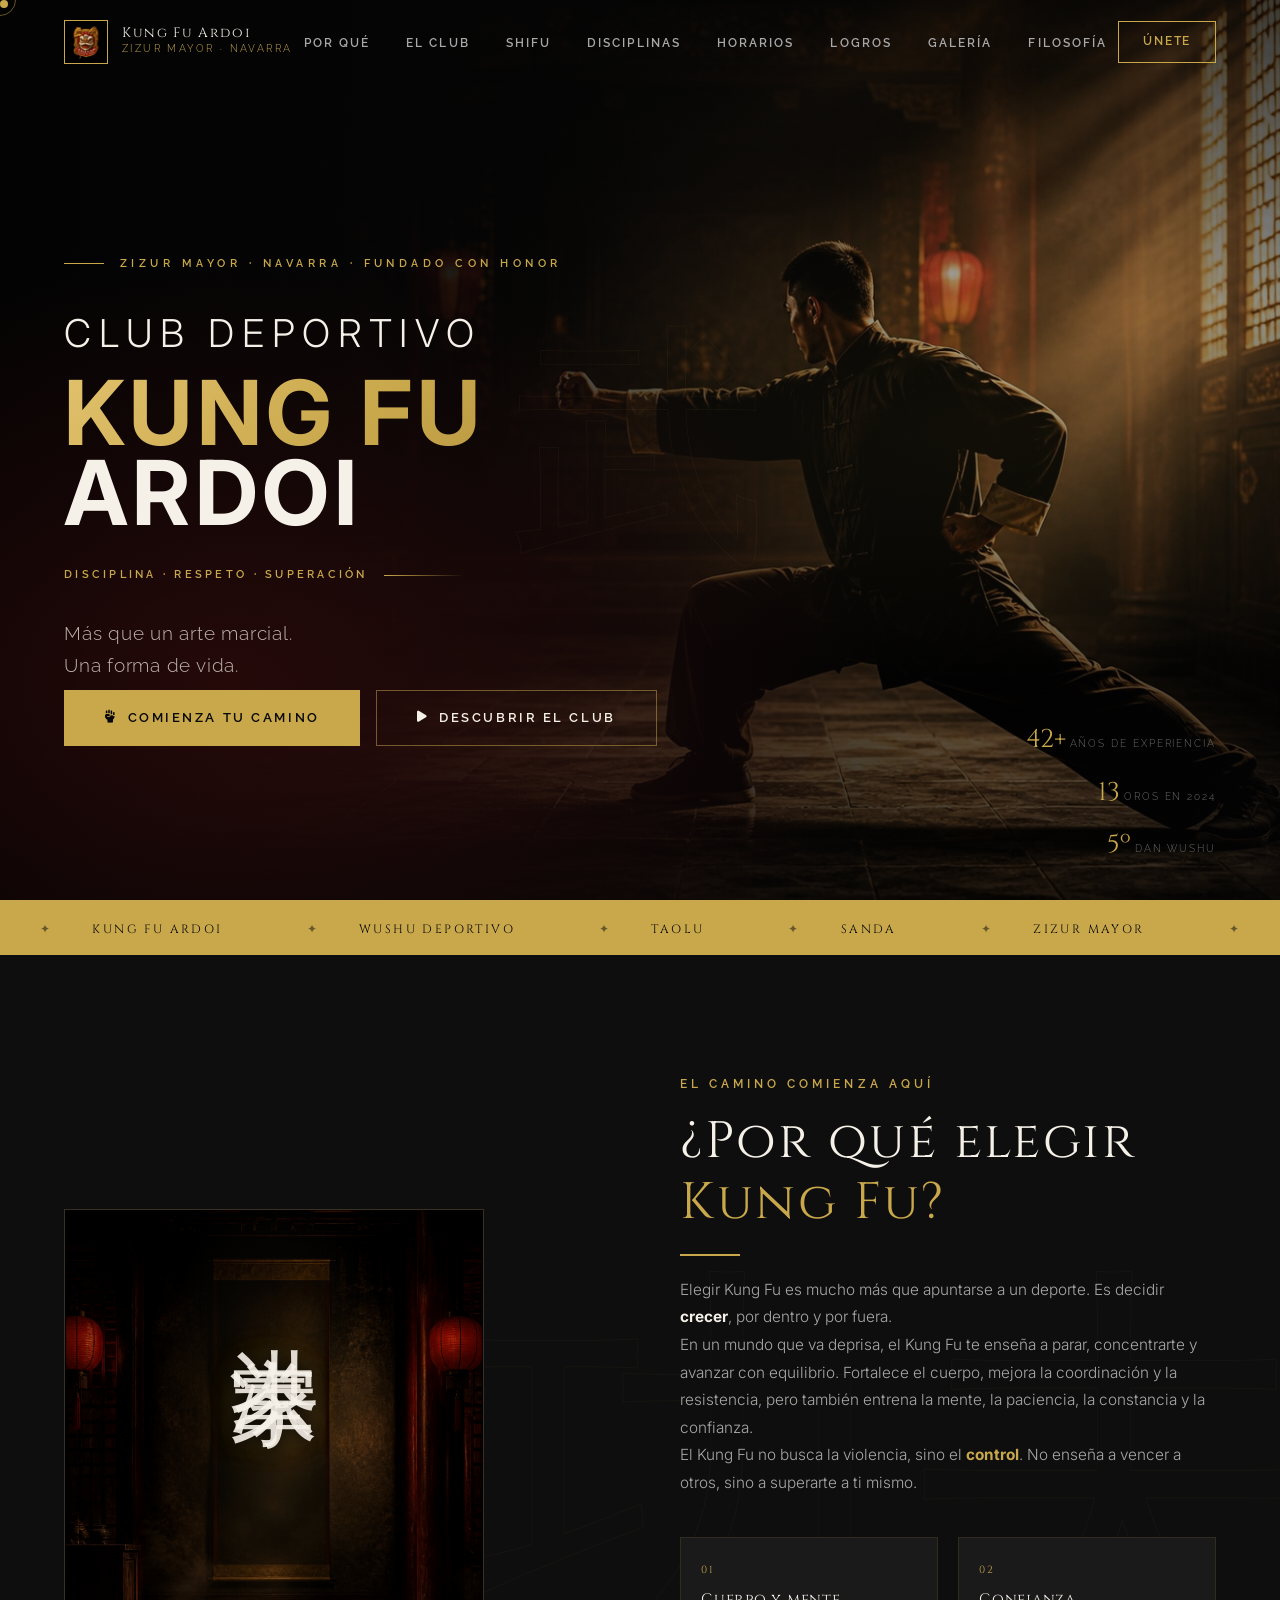
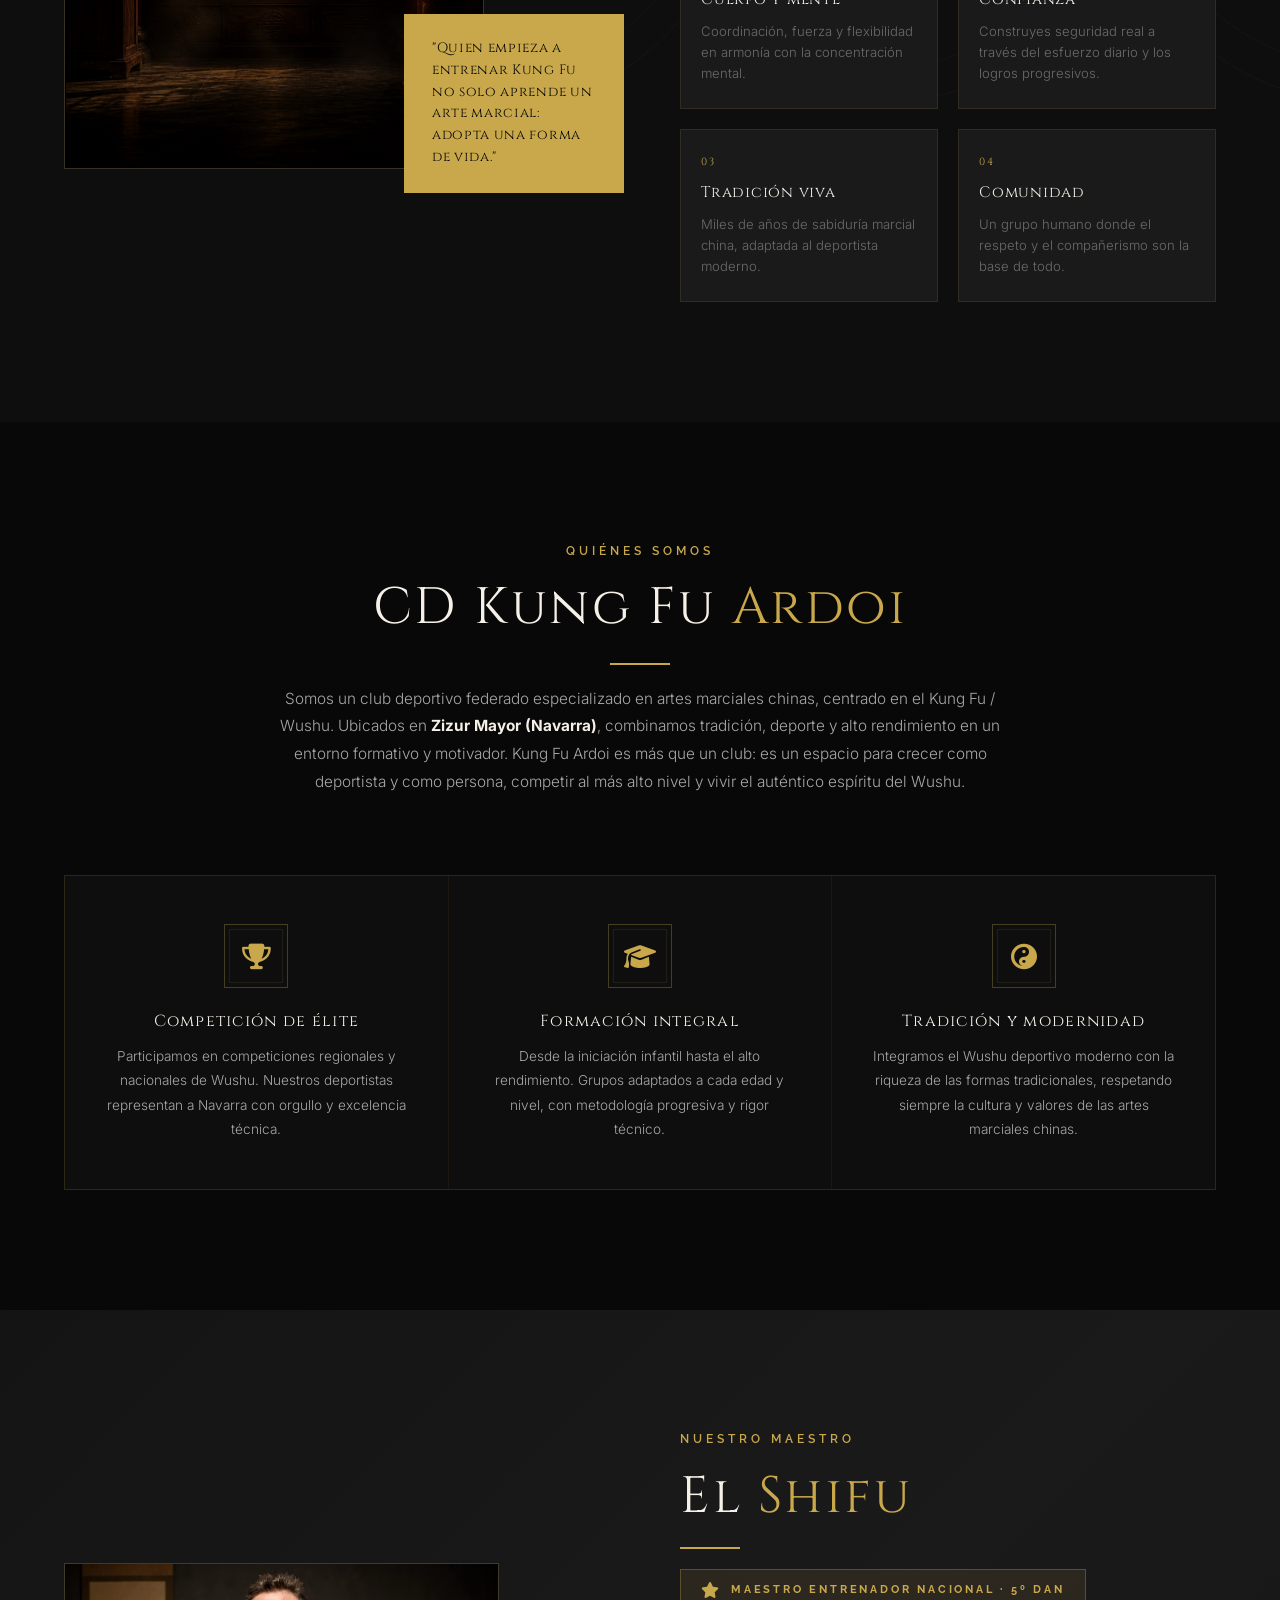
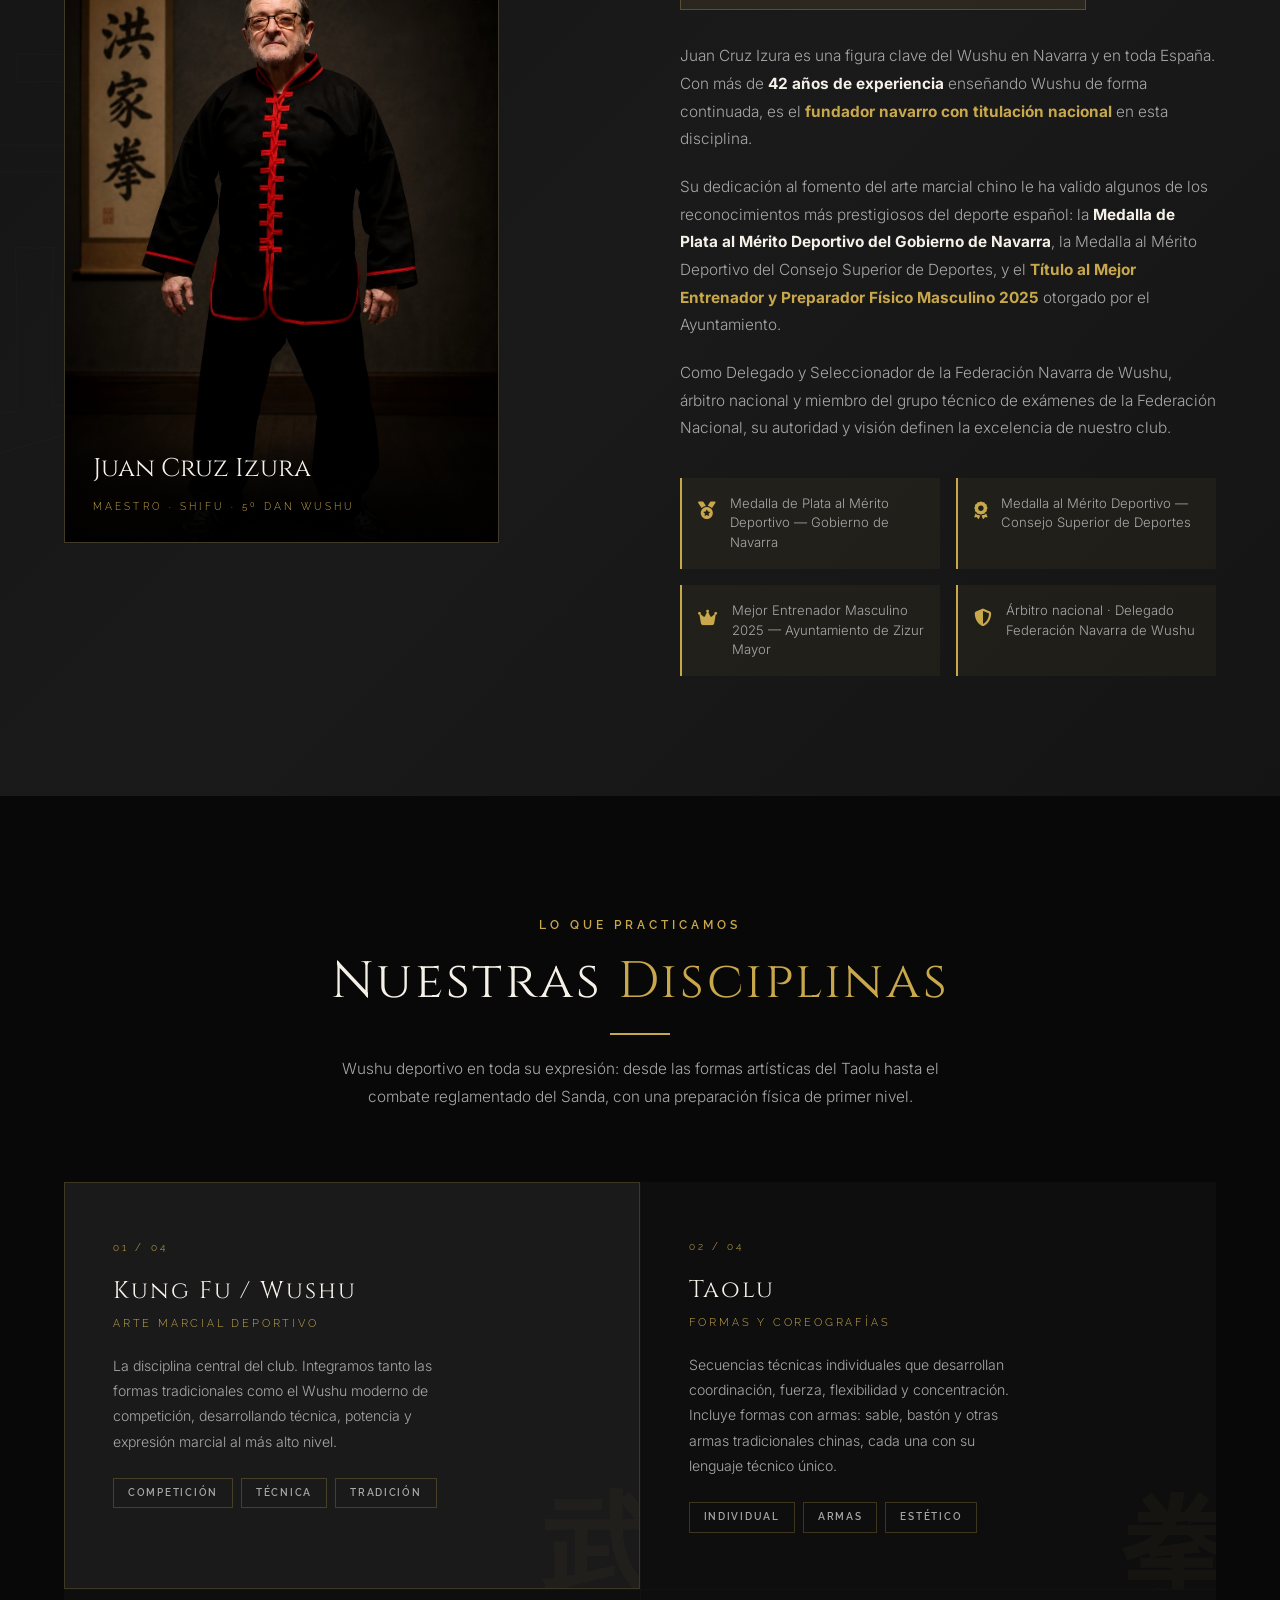
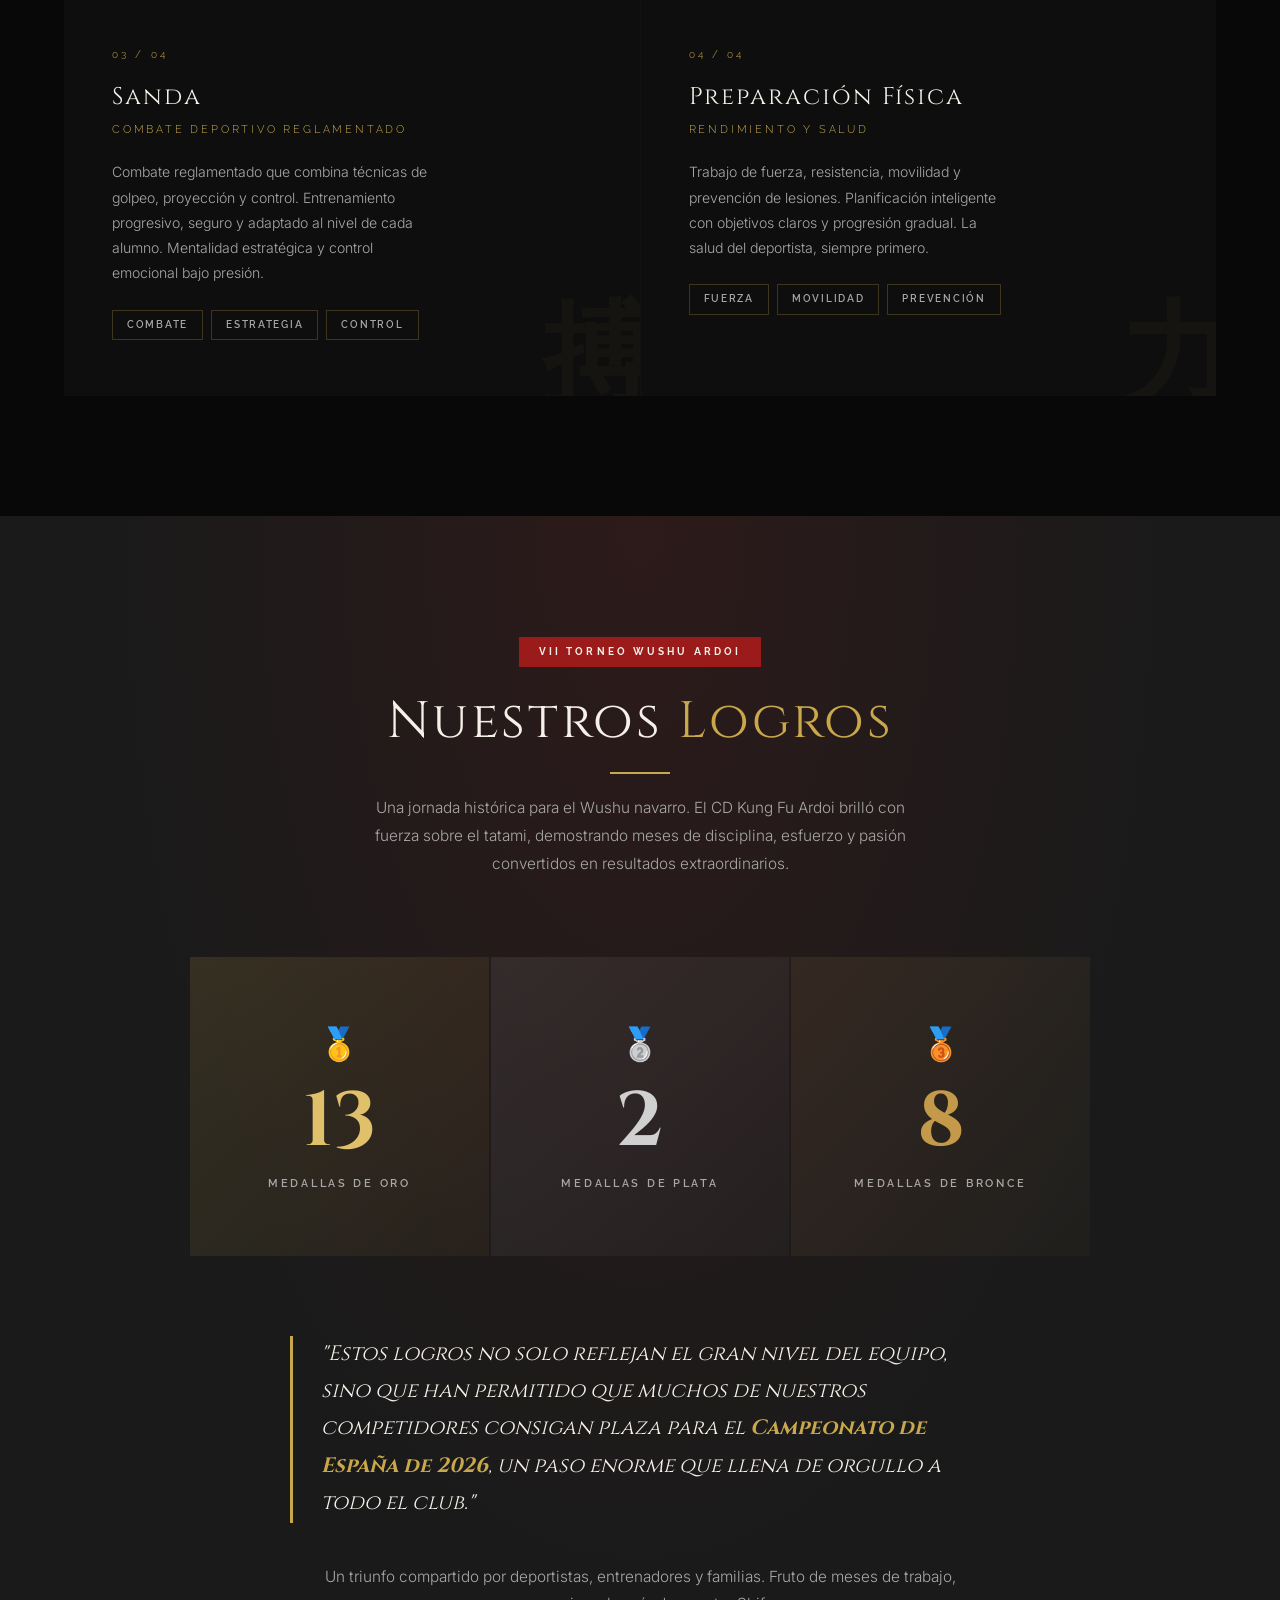
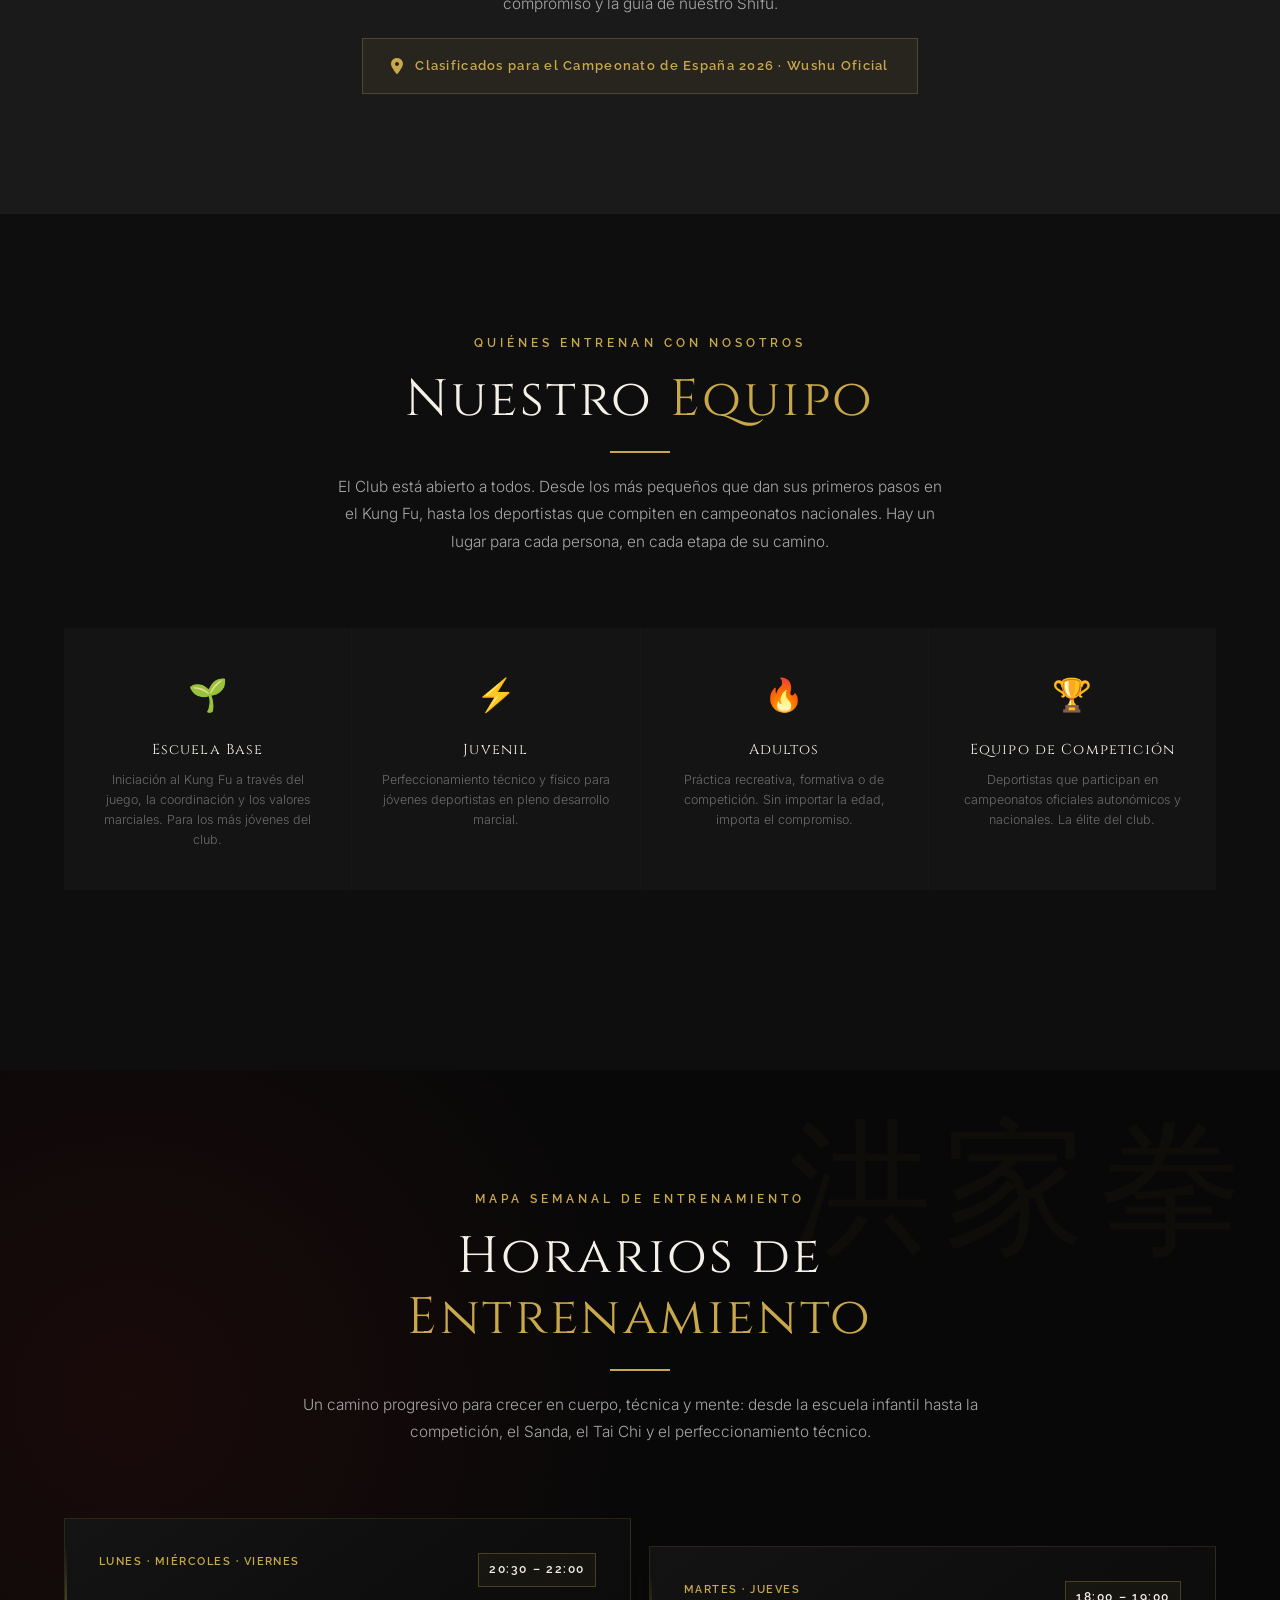
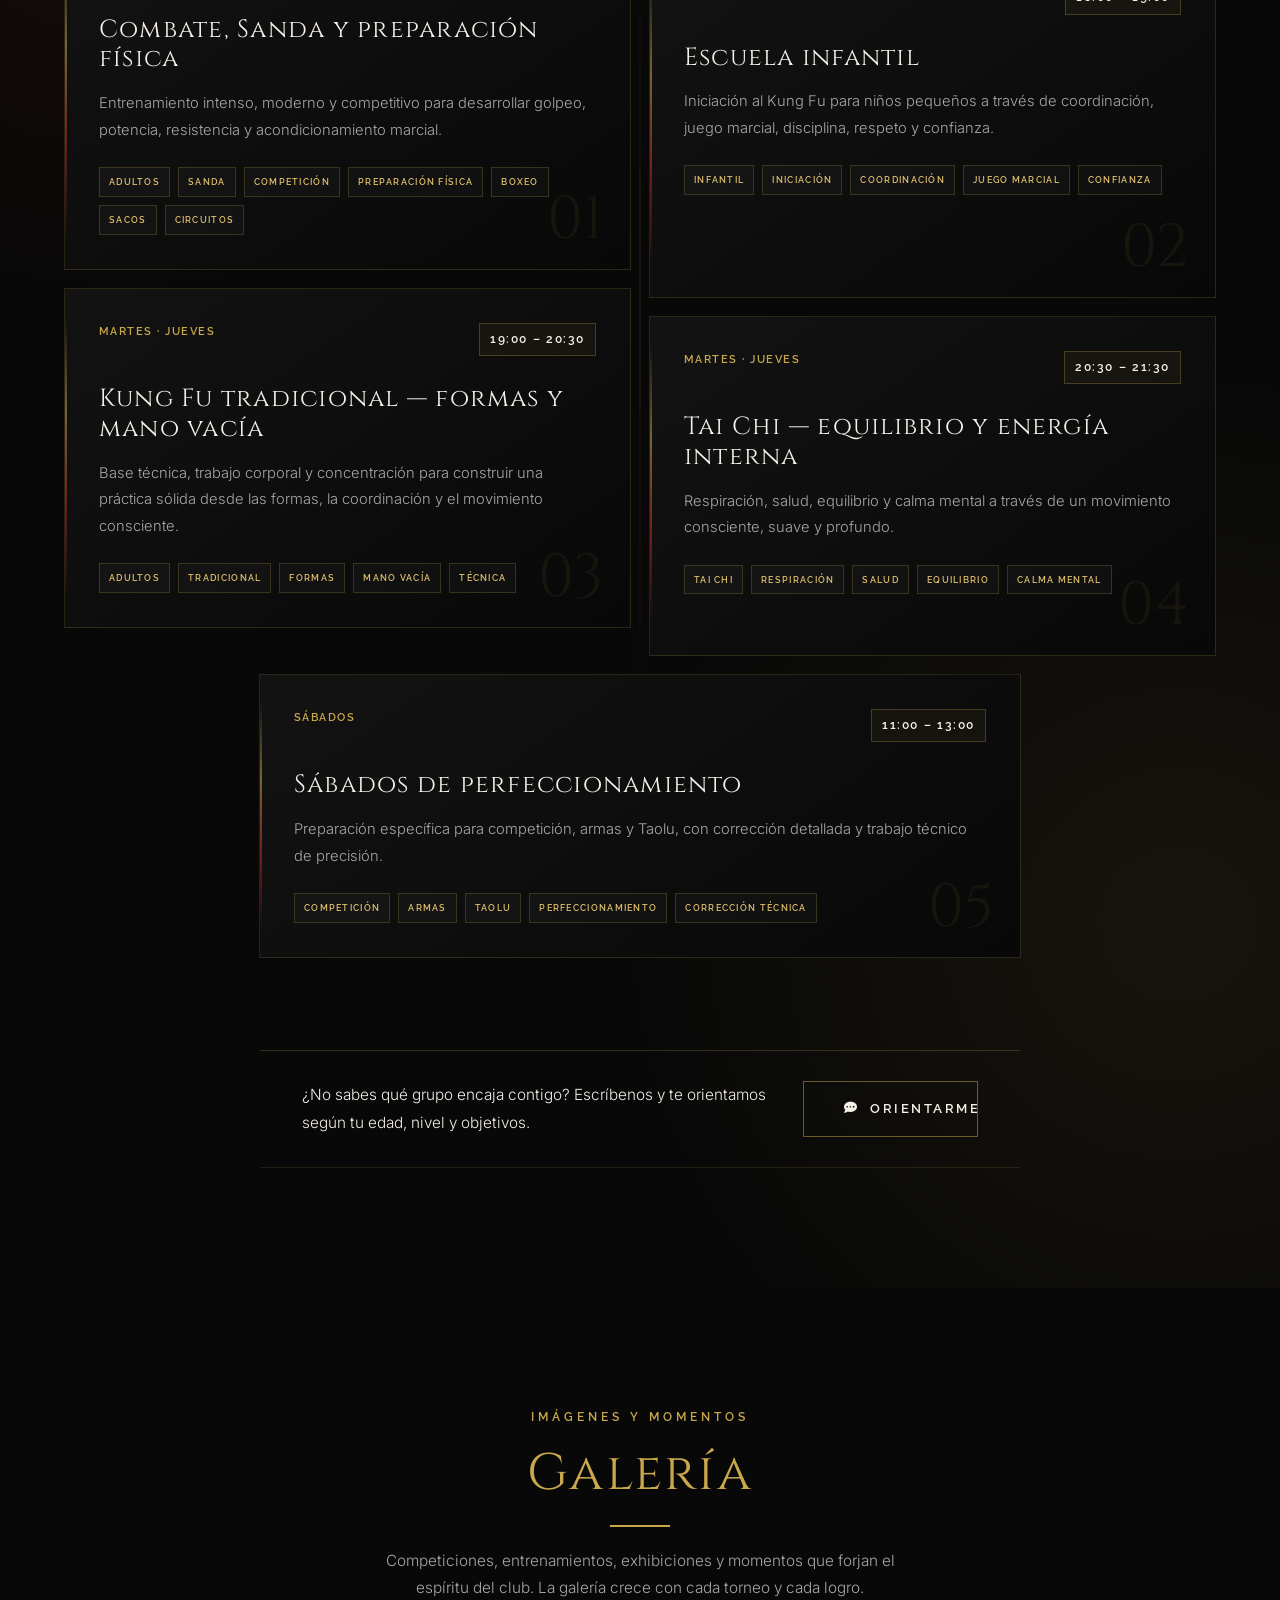
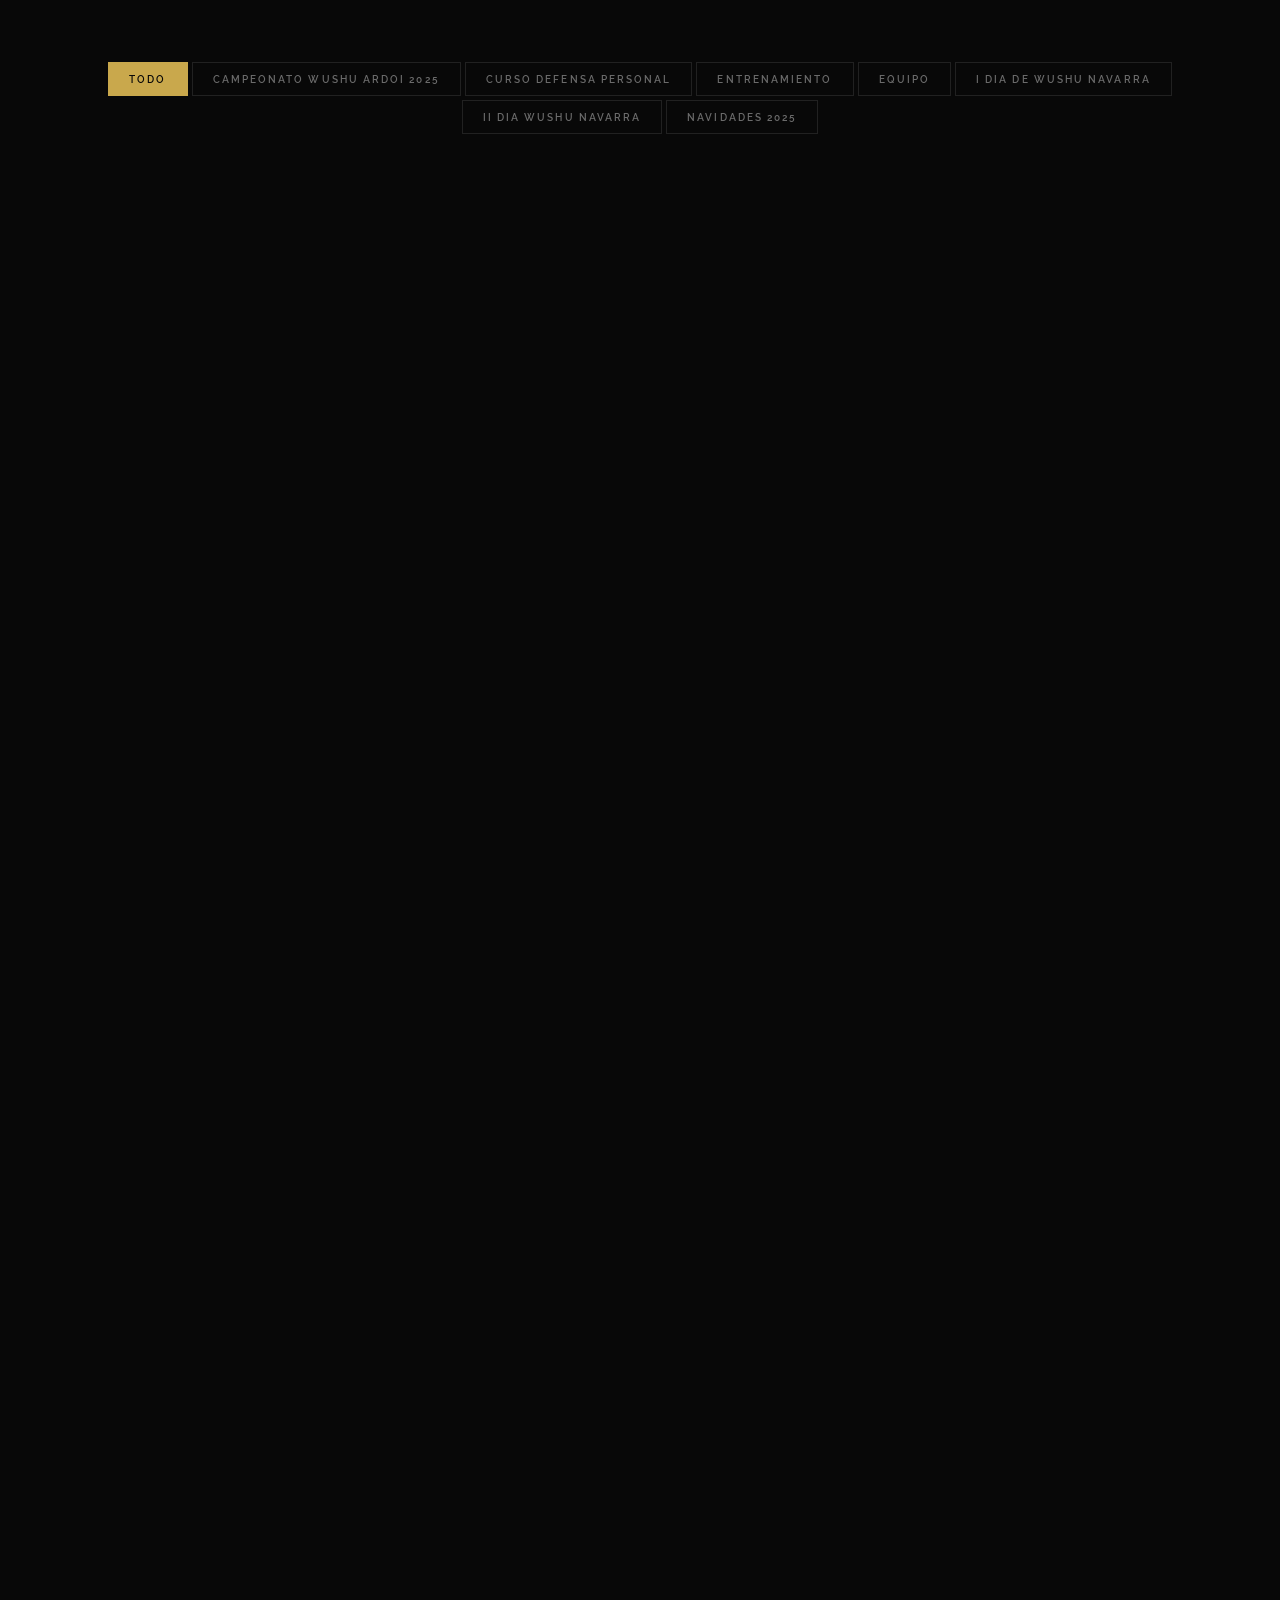
<file: index.html>
<!DOCTYPE html>
<html lang="es">
<head>
  <meta charset="UTF-8" />
  <meta name="viewport" content="width=device-width, initial-scale=1.0" />

  <!-- SEO -->
  <title>Club Deportivo Kung Fu Ardoi — Zizur Mayor, Navarra</title>
  <meta name="description" content="Club Deportivo Kung Fu Ardoi. Wushu deportivo, Taolu y Sanda en Zizur Mayor, Navarra. Más que un arte marcial: una forma de vida. Disciplina, respeto y superación." />
  <meta name="keywords" content="Kung Fu, Wushu, Ardoi, Zizur Mayor, Navarra, Taolu, Sanda, artes marciales, club deportivo, Juan Cruz Izura" />
  <meta name="robots" content="index, follow" />
  <meta name="author" content="CD Kung Fu Ardoi" />

  <!-- Open Graph -->
  <meta property="og:type"        content="website" />
  <meta property="og:title"       content="Club Deportivo Kung Fu Ardoi — Disciplina. Respeto. Superación." />
  <meta property="og:description" content="El club de Wushu y Kung Fu de referencia en Navarra. Tradición, competición y excelencia marcial en Zizur Mayor." />
  <meta property="og:url"         content="https://www.kungfuardoi.com" />
  <meta property="og:site_name"   content="CD Kung Fu Ardoi" />
  <meta property="og:image"       content="https://www.kungfuardoi.com/assets/images/logo.jpeg" />

  <!-- Fuentes premium -->
  <link rel="preconnect" href="https://fonts.googleapis.com" />
  <link rel="preconnect" href="https://fonts.gstatic.com" crossorigin />
  <link href="https://fonts.googleapis.com/css2?family=Cinzel:wght@400;600;700&family=Inter:wght@200;300;400;500&family=Raleway:wght@300;400;500;600;700&display=swap" rel="stylesheet" />

  <!-- Iconos -->
  <link rel="stylesheet" href="https://cdnjs.cloudflare.com/ajax/libs/font-awesome/6.5.0/css/all.min.css" />

  <!-- Estilos -->
  <link rel="preload" as="image" href="assets/images/hero-hung-gar-bg.jpg" />
  <link rel="stylesheet" href="css/styles.css?v=hero-cover" />

  <!-- Netlify Identity (para CMS admin flotante) -->
  <script src="https://identity.netlify.com/v1/netlify-identity-widget.js" defer></script>

  <!-- Iconos del club -->
  <link rel="icon" href="assets/icons/favicon.ico" sizes="any" />
  <link rel="icon" type="image/png" sizes="32x32" href="assets/icons/favicon-32x32.png" />
  <link rel="icon" type="image/png" sizes="16x16" href="assets/icons/favicon-16x16.png" />
  <link rel="apple-touch-icon" href="assets/icons/apple-touch-icon.png" />
  <link rel="manifest" href="site.webmanifest" />
  <meta name="theme-color" content="#080808" />
</head>
<body>

<!-- ══════════════════════════════════════
     LOADER
══════════════════════════════════════ -->
<div id="page-loader">
  <div class="loader-mark" aria-hidden="true">洪家拳</div>
  <div class="loader-subtitle">C.D. Kung Fu Ardoi</div>
  <div class="loader-content" aria-hidden="true">
    <div class="loader-bar-wrap" aria-hidden="true">
      <div class="loader-bar"></div>
      <div class="loader-glow"></div>
    </div>
  </div>
</div>

<!-- Cursor personalizado -->
<div class="cursor"></div>
<div class="cursor-ring"></div>

<!-- ══════════════════════════════════════
     NAVEGACIÓN
══════════════════════════════════════ -->
<nav id="navbar" role="navigation" aria-label="Navegación principal">
  <div class="nav-inner">
    <!-- Logo -->
    <a href="#inicio" class="nav-logo" aria-label="Inicio — Club Deportivo Kung Fu Ardoi">
      <img class="nav-logo-icon" src="assets/icons/icon-192.png" alt="" aria-hidden="true" />
      <div class="nav-logo-text">
        <span class="club-name">Kung Fu Ardoi</span>
        <span class="club-sub">Zizur Mayor · Navarra</span>
      </div>
    </a>

    <!-- Links escritorio -->
    <ul class="nav-links" role="list">
      <li><a href="#porque">Por qué</a></li>
      <li><a href="#club">El Club</a></li>
      <li><a href="#shifu">Shifu</a></li>
      <li><a href="#disciplinas">Disciplinas</a></li>
      <li><a href="#horarios">Horarios</a></li>
      <li><a href="#campeonatos">Logros</a></li>
      <li><a href="#galeria">Galería</a></li>
      <li><a href="#filosofia">Filosofía</a></li>
    </ul>

    <a href="#contacto" class="nav-cta">Únete</a>

    <!-- Hamburger móvil -->
    <button class="nav-hamburger" id="hamburger" aria-label="Abrir menú" aria-expanded="false">
      <span></span>
      <span></span>
      <span></span>
    </button>
  </div>
</nav>

<!-- Menú móvil -->
<div class="nav-mobile" id="mobile-nav" role="dialog" aria-modal="true" aria-label="Menú de navegación">
  <button class="nav-close" id="mobile-nav-close" aria-label="Cerrar menú">✕</button>
  <a href="#porque">Por qué Kung Fu</a>
  <a href="#club">Nuestro Club</a>
  <a href="#shifu">Nuestro Shifu</a>
  <a href="#disciplinas">Disciplinas</a>
  <a href="#horarios">Horarios</a>
  <a href="#campeonatos">Campeonatos</a>
  <a href="#equipo">Equipo</a>
  <a href="#galeria">Galería</a>
  <a href="#filosofia">Filosofía</a>
  <a href="#actividades">Actividades</a>
  <a href="#contacto">Contacto</a>
</div>

<!-- ══════════════════════════════════════
     HERO — SECCIÓN 1
══════════════════════════════════════ -->
<section id="inicio" aria-label="Sección de inicio">
  <div id="hero">
    <!-- Fondo cinematográfico -->
    <div class="hero-bg">
      <div class="hero-pattern"></div>
      <div class="hero-overlay"></div>
    </div>

    <!-- Kanji decorativo -->
    <div class="hero-kanji" aria-hidden="true">武</div>

    <!-- Contenido -->
    <div class="hero-content">
      <div class="hero-eyebrow">
        <div class="hero-eyebrow-line"></div>
        <span class="hero-eyebrow-text">Zizur Mayor · Navarra · Fundado con honor</span>
      </div>

      <div class="hero-title">
        <span class="hero-title-line1">Club Deportivo</span>
        <span class="hero-title-line2">Kung Fu</span>
        <span class="hero-title-line3">Ardoi</span>
      </div>

      <div class="hero-tagline">
        <div class="hero-divider">
          <span class="hero-divider-text" id="hero-lema">Disciplina · Respeto · Superación</span>
          <div class="hero-divider-line"></div>
        </div>
        <p id="hero-subtitulo">
          Más que un arte marcial.<br/>
          Una forma de vida.
        </p>
      </div>

      <div class="hero-actions">
        <a href="#contacto" class="btn btn-gold">
          <i class="fas fa-fist-raised" aria-hidden="true"></i>
          Comienza tu camino
        </a>
        <a href="#club" class="btn btn-outline">
          <i class="fas fa-play" aria-hidden="true"></i>
          Descubrir el club
        </a>
      </div>
    </div>

    <!-- Estadísticas hero -->
    <div class="hero-stats" aria-label="Estadísticas del club">
      <div class="hero-stat-item">
        <span class="hero-stat-num">42+</span>
        <span class="hero-stat-label">Años de experiencia</span>
      </div>
      <div class="hero-stat-item">
        <span class="hero-stat-num">13</span>
        <span class="hero-stat-label">Oros en 2024</span>
      </div>
      <div class="hero-stat-item">
        <span class="hero-stat-num">5º</span>
        <span class="hero-stat-label">DAN Wushu</span>
      </div>
    </div>

    <!-- Scroll cue -->
    <div class="hero-scroll" aria-hidden="true">
      <span class="hero-scroll-text">Descubrir</span>
      <div class="hero-scroll-line"></div>
    </div>
  </div>
</section>

<!-- ══════════════════════════════════════
     BANDA MARQUEE
══════════════════════════════════════ -->
<div class="marquee-band" aria-hidden="true">
  <div class="marquee-track">
    <span>Kung Fu Ardoi</span>
    <span>Wushu Deportivo</span>
    <span>Taolu</span>
    <span>Sanda</span>
    <span>Zizur Mayor</span>
    <span>Navarra</span>
    <span>Disciplina</span>
    <span>Respeto</span>
    <span>Superación</span>
    <span>13 Medallas de Oro</span>
    <span>Campeonato de España 2026</span>
    <span>42 Años de Maestría</span>
  </div>
</div>

<!-- ══════════════════════════════════════
     POR QUÉ KUNG FU — SECCIÓN 2
══════════════════════════════════════ -->
<section id="porque" aria-labelledby="porque-heading">
  <div class="container">
    <div class="porque-grid">

      <!-- Visual izquierda -->
      <div class="porque-visual reveal-left">
        <div class="porque-frame">
          <div class="porque-frame-inner">
            <img
              class="porque-frame-img"
              src="assets/images/porque-hung-gar.jpg"
              alt=""
              aria-hidden="true"
              loading="lazy"
            />
            <div class="porque-symbol" aria-hidden="true">洪家拳</div>
          </div>
        </div>
        <div class="porque-frame-border" aria-hidden="true"></div>
        <div class="porque-quote">
          <p class="porque-quote-text">
            "Quien empieza a entrenar Kung Fu no solo aprende un arte marcial: adopta una forma de vida."
          </p>
        </div>
      </div>

      <!-- Contenido derecha -->
      <div class="porque-content">
        <span class="section-label reveal delay-1">El camino comienza aquí</span>
        <h2 id="porque-heading" class="reveal delay-1">
          ¿Por qué elegir<br/>
          <span class="gold">Kung Fu?</span>
        </h2>
        <span class="gold-line-left reveal delay-2"></span>

        <p class="reveal delay-2">
          Elegir Kung Fu es mucho más que apuntarse a un deporte.
          Es decidir <strong style="color:var(--white)">crecer</strong>, por dentro y por fuera.
        </p>
        <p class="reveal delay-3">
          En un mundo que va deprisa, el Kung Fu te enseña a parar, concentrarte y avanzar con
          equilibrio. Fortalece el cuerpo, mejora la coordinación y la resistencia, pero también entrena
          la mente, la paciencia, la constancia y la confianza.
        </p>
        <p class="reveal delay-3">
          El Kung Fu no busca la violencia, sino el <strong style="color:var(--gold)">control</strong>.
          No enseña a vencer a otros, sino a superarte a ti mismo.
        </p>

        <!-- Pilares -->
        <div class="porque-pillars">
          <div class="pillar-card reveal delay-1">
            <span class="pillar-number">01</span>
            <div class="pillar-title">Cuerpo y mente</div>
            <p class="pillar-text">Coordinación, fuerza y flexibilidad en armonía con la concentración mental.</p>
          </div>
          <div class="pillar-card reveal delay-2">
            <span class="pillar-number">02</span>
            <div class="pillar-title">Confianza</div>
            <p class="pillar-text">Construyes seguridad real a través del esfuerzo diario y los logros progresivos.</p>
          </div>
          <div class="pillar-card reveal delay-3">
            <span class="pillar-number">03</span>
            <div class="pillar-title">Tradición viva</div>
            <p class="pillar-text">Miles de años de sabiduría marcial china, adaptada al deportista moderno.</p>
          </div>
          <div class="pillar-card reveal delay-4">
            <span class="pillar-number">04</span>
            <div class="pillar-title">Comunidad</div>
            <p class="pillar-text">Un grupo humano donde el respeto y el compañerismo son la base de todo.</p>
          </div>
        </div>
      </div>

    </div>
  </div>
</section>

<!-- ══════════════════════════════════════
     NUESTRO CLUB — SECCIÓN 3
══════════════════════════════════════ -->
<section id="club" aria-labelledby="club-heading">
  <div class="container">
    <div class="club-intro text-center reveal">
      <span class="section-label">Quiénes somos</span>
      <h2 id="club-heading">
        CD Kung Fu <span class="gold">Ardoi</span>
      </h2>
      <span class="gold-line"></span>
      <p>
        Somos un club deportivo federado especializado en artes marciales chinas, centrado en el
        Kung Fu / Wushu. Ubicados en <strong style="color:var(--white)">Zizur Mayor (Navarra)</strong>,
        combinamos tradición, deporte y alto rendimiento en un entorno formativo y motivador.
        Kung Fu Ardoi es más que un club: es un espacio para crecer como deportista y como persona,
        competir al más alto nivel y vivir el auténtico espíritu del Wushu.
      </p>
    </div>

    <div class="club-features">
      <div class="club-feature reveal delay-1">
        <div class="club-feature-icon" aria-hidden="true">
          <i class="fas fa-trophy"></i>
        </div>
        <h3>Competición de élite</h3>
        <p>
          Participamos en competiciones regionales y nacionales de Wushu. Nuestros deportistas
          representan a Navarra con orgullo y excelencia técnica.
        </p>
      </div>
      <div class="club-feature reveal delay-2">
        <div class="club-feature-icon" aria-hidden="true">
          <i class="fas fa-graduation-cap"></i>
        </div>
        <h3>Formación integral</h3>
        <p>
          Desde la iniciación infantil hasta el alto rendimiento. Grupos adaptados a cada edad
          y nivel, con metodología progresiva y rigor técnico.
        </p>
      </div>
      <div class="club-feature reveal delay-3">
        <div class="club-feature-icon" aria-hidden="true">
          <i class="fas fa-yin-yang"></i>
        </div>
        <h3>Tradición y modernidad</h3>
        <p>
          Integramos el Wushu deportivo moderno con la riqueza de las formas tradicionales,
          respetando siempre la cultura y valores de las artes marciales chinas.
        </p>
      </div>
    </div>
  </div>
</section>

<!-- ══════════════════════════════════════
     NUESTRO SHIFU — SECCIÓN 4
══════════════════════════════════════ -->
<section id="shifu" aria-labelledby="shifu-heading">
  <div class="container">
    <div class="shifu-grid">

      <!-- Retrato -->
      <div class="shifu-portrait reveal-left">
        <div class="shifu-portrait-border" aria-hidden="true"></div>
        <div class="shifu-portrait-frame">
          <div class="shifu-portrait-frame-inner">
            <img
              class="shifu-portrait-img"
              src="assets/images/shifu-juan-cruz.jpg"
              alt="Juan Cruz Izura, maestro Shifu de C.D. Kung Fu Ardoi"
              loading="lazy"
            />
          </div>
          <div class="shifu-portrait-label">
            <span class="shifu-portrait-name">Juan Cruz Izura</span>
            <span class="shifu-portrait-title">Maestro · Shifu · 5º DAN Wushu</span>
          </div>
        </div>
      </div>

      <!-- Contenido -->
      <div class="shifu-content reveal-right">
        <span class="section-label">Nuestro maestro</span>
        <h2 id="shifu-heading">
          El <span class="gold">Shifu</span>
        </h2>
        <span class="gold-line-left"></span>

        <div class="shifu-badge">
          <i class="fas fa-star" style="color:var(--gold)" aria-hidden="true"></i>
          <span class="shifu-badge-text">Maestro Entrenador Nacional · 5º DAN</span>
        </div>

        <p>
          Juan Cruz Izura es una figura clave del Wushu en Navarra y en toda España. Con más de
          <strong style="color:var(--white)">42 años de experiencia</strong> enseñando Wushu de forma
          continuada, es el <strong style="color:var(--gold)">fundador navarro con titulación nacional</strong>
          en esta disciplina.
        </p>
        <p>
          Su dedicación al fomento del arte marcial chino le ha valido algunos de los reconocimientos
          más prestigiosos del deporte español: la <strong style="color:var(--white)">Medalla de Plata
          al Mérito Deportivo del Gobierno de Navarra</strong>, la Medalla al Mérito Deportivo del
          Consejo Superior de Deportes, y el <strong style="color:var(--gold)">Título al Mejor
          Entrenador y Preparador Físico Masculino 2025</strong> otorgado por el Ayuntamiento.
        </p>
        <p>
          Como Delegado y Seleccionador de la Federación Navarra de Wushu, árbitro nacional y
          miembro del grupo técnico de exámenes de la Federación Nacional, su autoridad y visión
          definen la excelencia de nuestro club.
        </p>

        <!-- Logros -->
        <div class="shifu-achievements">
          <div class="shifu-ach reveal delay-1">
            <div class="shifu-ach-icon"><i class="fas fa-medal" aria-hidden="true"></i></div>
            <div class="shifu-ach-text">Medalla de Plata al Mérito Deportivo — Gobierno de Navarra</div>
          </div>
          <div class="shifu-ach reveal delay-2">
            <div class="shifu-ach-icon"><i class="fas fa-award" aria-hidden="true"></i></div>
            <div class="shifu-ach-text">Medalla al Mérito Deportivo — Consejo Superior de Deportes</div>
          </div>
          <div class="shifu-ach reveal delay-3">
            <div class="shifu-ach-icon"><i class="fas fa-crown" aria-hidden="true"></i></div>
            <div class="shifu-ach-text">Mejor Entrenador Masculino 2025 — Ayuntamiento de Zizur Mayor</div>
          </div>
          <div class="shifu-ach reveal delay-4">
            <div class="shifu-ach-icon"><i class="fas fa-shield-alt" aria-hidden="true"></i></div>
            <div class="shifu-ach-text">Árbitro nacional · Delegado Federación Navarra de Wushu</div>
          </div>
        </div>
      </div>

    </div>
  </div>
</section>

<!-- ══════════════════════════════════════
     DISCIPLINAS — SECCIÓN 5
══════════════════════════════════════ -->
<section id="disciplinas" aria-labelledby="disciplinas-heading">
  <div class="container">
    <div class="disciplinas-header">
      <span class="section-label reveal">Lo que practicamos</span>
      <h2 id="disciplinas-heading" class="reveal delay-1">
        Nuestras <span class="gold">Disciplinas</span>
      </h2>
      <span class="gold-line reveal delay-2"></span>
      <p class="reveal delay-2">
        Wushu deportivo en toda su expresión: desde las formas artísticas del Taolu
        hasta el combate reglamentado del Sanda, con una preparación física de primer nivel.
      </p>
    </div>

    <div class="disciplinas-grid">
      <!-- Kung Fu / Wushu -->
      <div class="disciplina-card featured reveal delay-1">
        <div class="disciplina-bg-text" aria-hidden="true">武</div>
        <span class="disciplina-number">01 / 04</span>
        <h3>Kung Fu / Wushu</h3>
        <span class="disciplina-sub">Arte marcial deportivo</span>
        <p>
          La disciplina central del club. Integramos tanto las formas tradicionales como el
          Wushu moderno de competición, desarrollando técnica, potencia y expresión marcial
          al más alto nivel.
        </p>
        <div class="disciplina-tags">
          <span class="tag">Competición</span>
          <span class="tag">Técnica</span>
          <span class="tag">Tradición</span>
        </div>
      </div>

      <!-- Taolu -->
      <div class="disciplina-card reveal delay-2">
        <div class="disciplina-bg-text" aria-hidden="true">拳</div>
        <span class="disciplina-number">02 / 04</span>
        <h3>Taolu</h3>
        <span class="disciplina-sub">Formas y coreografías</span>
        <p>
          Secuencias técnicas individuales que desarrollan coordinación, fuerza, flexibilidad y
          concentración. Incluye formas con armas: sable, bastón y otras armas tradicionales
          chinas, cada una con su lenguaje técnico único.
        </p>
        <div class="disciplina-tags">
          <span class="tag">Individual</span>
          <span class="tag">Armas</span>
          <span class="tag">Estético</span>
        </div>
      </div>

      <!-- Sanda -->
      <div class="disciplina-card reveal delay-1">
        <div class="disciplina-bg-text" aria-hidden="true">搏</div>
        <span class="disciplina-number">03 / 04</span>
        <h3>Sanda</h3>
        <span class="disciplina-sub">Combate deportivo reglamentado</span>
        <p>
          Combate reglamentado que combina técnicas de golpeo, proyección y control.
          Entrenamiento progresivo, seguro y adaptado al nivel de cada alumno.
          Mentalidad estratégica y control emocional bajo presión.
        </p>
        <div class="disciplina-tags">
          <span class="tag">Combate</span>
          <span class="tag">Estrategia</span>
          <span class="tag">Control</span>
        </div>
      </div>

      <!-- Preparación Física -->
      <div class="disciplina-card reveal delay-2">
        <div class="disciplina-bg-text" aria-hidden="true">力</div>
        <span class="disciplina-number">04 / 04</span>
        <h3>Preparación Física</h3>
        <span class="disciplina-sub">Rendimiento y salud</span>
        <p>
          Trabajo de fuerza, resistencia, movilidad y prevención de lesiones.
          Planificación inteligente con objetivos claros y progresión gradual.
          La salud del deportista, siempre primero.
        </p>
        <div class="disciplina-tags">
          <span class="tag">Fuerza</span>
          <span class="tag">Movilidad</span>
          <span class="tag">Prevención</span>
        </div>
      </div>

    </div>
  </div>
</section>

<!-- ══════════════════════════════════════
     CAMPEONATOS Y LOGROS — SECCIÓN 6
══════════════════════════════════════ -->
<section id="campeonatos" aria-labelledby="campeonatos-heading">
  <div class="container">
    <div class="camp-header">
      <div class="camp-title-badge reveal" id="campeonato-titulo">VII Torneo Wushu Ardoi</div>
      <h2 id="campeonatos-heading" class="reveal delay-1">
        Nuestros <span class="gold">Logros</span>
      </h2>
      <span class="gold-line reveal delay-2"></span>
      <p class="reveal delay-2" style="max-width:560px;margin:0 auto;">
        Una jornada histórica para el Wushu navarro. El CD Kung Fu Ardoi brilló
        con fuerza sobre el tatami, demostrando meses de disciplina, esfuerzo y pasión
        convertidos en resultados extraordinarios.
      </p>
    </div>

    <!-- Medallas animadas -->
    <div class="medals-showcase" role="region" aria-label="Medallero del VII Torneo Wushu Ardoi">
      <div class="medal-block gold-medal reveal delay-1">
        <span class="medal-symbol" aria-hidden="true">🥇</span>
        <span class="medal-number" id="gold-count" data-counter data-target="13">0</span>
        <span class="medal-label">Medallas de Oro</span>
      </div>
      <div class="medal-block silver-medal reveal delay-2">
        <span class="medal-symbol" aria-hidden="true">🥈</span>
        <span class="medal-number" id="silver-count" data-counter data-target="2">0</span>
        <span class="medal-label">Medallas de Plata</span>
      </div>
      <div class="medal-block bronze-medal reveal delay-3">
        <span class="medal-symbol" aria-hidden="true">🥉</span>
        <span class="medal-number" id="bronze-count" data-counter data-target="8">0</span>
        <span class="medal-label">Medallas de Bronce</span>
      </div>
    </div>

    <!-- Descripción -->
    <div class="camp-description reveal">
      <blockquote>
        "Estos logros no solo reflejan el gran nivel del equipo, sino que han permitido que
        muchos de nuestros competidores consigan plaza para el
        <strong style="color:var(--gold)">Campeonato de España de 2026</strong>,
        un paso enorme que llena de orgullo a todo el club."
      </blockquote>
      <p>
        Un triunfo compartido por deportistas, entrenadores y familias. Fruto de meses de
        trabajo, compromiso y la guía de nuestro Shifu.
      </p>
      <div class="camp-highlight reveal delay-2">
        <i class="fas fa-map-marker-alt" style="color:var(--gold)" aria-hidden="true"></i>
        <span class="camp-highlight-text">Clasificados para el Campeonato de España 2026 · Wushu Oficial</span>
      </div>
    </div>
  </div>
</section>

<!-- ══════════════════════════════════════
     ALUMNADO / EQUIPO — SECCIÓN 7
══════════════════════════════════════ -->
<section id="equipo" aria-labelledby="equipo-heading">
  <div class="container">
    <div class="equipo-header">
      <span class="section-label reveal">Quiénes entrenan con nosotros</span>
      <h2 id="equipo-heading" class="reveal delay-1">
        Nuestro <span class="gold">Equipo</span>
      </h2>
      <span class="gold-line reveal delay-2"></span>
      <p class="reveal delay-2">
        El Club está abierto a todos. Desde los más pequeños que dan sus primeros pasos
        en el Kung Fu, hasta los deportistas que compiten en campeonatos nacionales.
        Hay un lugar para cada persona, en cada etapa de su camino.
      </p>
    </div>

    <div class="equipo-categories">
      <div class="equipo-cat reveal delay-1">
        <span class="equipo-cat-icon" aria-hidden="true">🌱</span>
        <span class="equipo-cat-title">Escuela Base</span>
        <p class="equipo-cat-desc">
          Iniciación al Kung Fu a través del juego, la coordinación y los valores marciales.
          Para los más jóvenes del club.
        </p>
      </div>
      <div class="equipo-cat reveal delay-2">
        <span class="equipo-cat-icon" aria-hidden="true">⚡</span>
        <span class="equipo-cat-title">Juvenil</span>
        <p class="equipo-cat-desc">
          Perfeccionamiento técnico y físico para jóvenes deportistas en pleno
          desarrollo marcial.
        </p>
      </div>
      <div class="equipo-cat reveal delay-3">
        <span class="equipo-cat-icon" aria-hidden="true">🔥</span>
        <span class="equipo-cat-title">Adultos</span>
        <p class="equipo-cat-desc">
          Práctica recreativa, formativa o de competición. Sin importar la edad,
          importa el compromiso.
        </p>
      </div>
      <div class="equipo-cat reveal delay-4">
        <span class="equipo-cat-icon" aria-hidden="true">🏆</span>
        <span class="equipo-cat-title">Equipo de Competición</span>
        <p class="equipo-cat-desc">
          Deportistas que participan en campeonatos oficiales autonómicos y nacionales.
          La élite del club.
        </p>
      </div>
    </div>
  </div>
</section>

<!-- ══════════════════════════════════════
     HORARIOS — MAPA DE ENTRENAMIENTO
══════════════════════════════════════ -->
<section id="horarios" aria-labelledby="horarios-heading">
  <div class="container">
    <div class="horarios-header">
      <span class="section-label reveal">Mapa semanal de entrenamiento</span>
      <h2 id="horarios-heading" class="reveal delay-1">
        Horarios de <span class="gold">Entrenamiento</span>
      </h2>
      <span class="gold-line reveal delay-2"></span>
      <p class="reveal delay-2">
        Un camino progresivo para crecer en cuerpo, técnica y mente: desde la escuela
        infantil hasta la competición, el Sanda, el Tai Chi y el perfeccionamiento técnico.
      </p>
    </div>

    <div class="horarios-path" aria-label="Horarios semanales del club">
      <article class="horario-card horario-card--combat reveal delay-1">
        <div class="horario-card-mark" aria-hidden="true">01</div>
        <div class="horario-card-top">
          <span class="horario-day">Lunes · Miércoles · Viernes</span>
          <span class="horario-time">20:30 – 22:00</span>
        </div>
        <h3>Combate, Sanda y preparación física</h3>
        <p>
          Entrenamiento intenso, moderno y competitivo para desarrollar golpeo,
          potencia, resistencia y acondicionamiento marcial.
        </p>
        <div class="horario-tags" aria-label="Enfoques del grupo">
          <span>Adultos</span>
          <span>Sanda</span>
          <span>Competición</span>
          <span>Preparación física</span>
          <span>Boxeo</span>
          <span>Sacos</span>
          <span>Circuitos</span>
        </div>
      </article>

      <article class="horario-card reveal delay-2">
        <div class="horario-card-mark" aria-hidden="true">02</div>
        <div class="horario-card-top">
          <span class="horario-day">Martes · Jueves</span>
          <span class="horario-time">18:00 – 19:00</span>
        </div>
        <h3>Escuela infantil</h3>
        <p>
          Iniciación al Kung Fu para niños pequeños a través de coordinación,
          juego marcial, disciplina, respeto y confianza.
        </p>
        <div class="horario-tags" aria-label="Enfoques del grupo">
          <span>Infantil</span>
          <span>Iniciación</span>
          <span>Coordinación</span>
          <span>Juego marcial</span>
          <span>Confianza</span>
        </div>
      </article>

      <article class="horario-card reveal delay-3">
        <div class="horario-card-mark" aria-hidden="true">03</div>
        <div class="horario-card-top">
          <span class="horario-day">Martes · Jueves</span>
          <span class="horario-time">19:00 – 20:30</span>
        </div>
        <h3>Kung Fu tradicional — formas y mano vacía</h3>
        <p>
          Base técnica, trabajo corporal y concentración para construir una práctica
          sólida desde las formas, la coordinación y el movimiento consciente.
        </p>
        <div class="horario-tags" aria-label="Enfoques del grupo">
          <span>Adultos</span>
          <span>Tradicional</span>
          <span>Formas</span>
          <span>Mano vacía</span>
          <span>Técnica</span>
        </div>
      </article>

      <article class="horario-card horario-card--internal reveal delay-1">
        <div class="horario-card-mark" aria-hidden="true">04</div>
        <div class="horario-card-top">
          <span class="horario-day">Martes · Jueves</span>
          <span class="horario-time">20:30 – 21:30</span>
        </div>
        <h3>Tai Chi — equilibrio y energía interna</h3>
        <p>
          Respiración, salud, equilibrio y calma mental a través de un movimiento
          consciente, suave y profundo.
        </p>
        <div class="horario-tags" aria-label="Enfoques del grupo">
          <span>Tai Chi</span>
          <span>Respiración</span>
          <span>Salud</span>
          <span>Equilibrio</span>
          <span>Calma mental</span>
        </div>
      </article>

      <article class="horario-card horario-card--wide reveal delay-2">
        <div class="horario-card-mark" aria-hidden="true">05</div>
        <div class="horario-card-top">
          <span class="horario-day">Sábados</span>
          <span class="horario-time">11:00 – 13:00</span>
        </div>
        <h3>Sábados de perfeccionamiento</h3>
        <p>
          Preparación específica para competición, armas y Taolu, con corrección
          detallada y trabajo técnico de precisión.
        </p>
        <div class="horario-tags" aria-label="Enfoques del grupo">
          <span>Competición</span>
          <span>Armas</span>
          <span>Taolu</span>
          <span>Perfeccionamiento</span>
          <span>Corrección técnica</span>
        </div>
      </article>
    </div>

    <div class="horarios-cta reveal">
      <p>¿No sabes qué grupo encaja contigo? Escríbenos y te orientamos según tu edad, nivel y objetivos.</p>
      <a href="#contacto" class="btn btn-outline">
        <i class="fas fa-comment-dots" aria-hidden="true"></i>
        Orientarme
      </a>
    </div>
  </div>
</section>

<!-- ══════════════════════════════════════
     GALERÍA — SECCIÓN 8
══════════════════════════════════════ -->
<section id="galeria" aria-labelledby="galeria-heading">
  <div class="container">
    <div class="galeria-header">
      <span class="section-label reveal">Imágenes y momentos</span>
      <h2 id="galeria-heading" class="reveal delay-1">
        <span class="gold">Galería</span>
      </h2>
      <span class="gold-line reveal delay-2"></span>
      <p class="reveal delay-2">
        Competiciones, entrenamientos, exhibiciones y momentos que forjan el espíritu
        del club. La galería crece con cada torneo y cada logro.
      </p>
    </div>

    <!-- Filtros -->
    <div class="galeria-filter" role="group" aria-label="Filtrar galería">
      <button class="filter-btn active" data-filter="todo">Todo</button>
      <button class="filter-btn" data-filter="competicion">Competición</button>
      <button class="filter-btn" data-filter="entrenamiento">Entrenamiento</button>
      <button class="filter-btn" data-filter="eventos">Eventos</button>
    </div>

    <!-- Grid — Populated dynamically from content/galeria.json via js/cms-loader.js -->
    <div class="galeria-grid reveal" id="galeria-grid">
      <!-- Placeholders estáticos (visible mientras carga el CMS o sin servidor) -->
      <div class="galeria-item" data-cat="competicion" tabindex="0" role="button" aria-label="Foto de competición 1">
        <div class="galeria-item-inner">
          <div class="galeria-placeholder">
            <i class="fas fa-trophy" aria-hidden="true"></i>
            <span>Competición</span>
          </div>
        </div>
        <div class="galeria-item-overlay">
          <span class="galeria-item-label">VII Torneo Wushu Ardoi</span>
        </div>
      </div>
      <div class="galeria-item" data-cat="entrenamiento" tabindex="0" role="button" aria-label="Foto de entrenamiento 1">
        <div class="galeria-item-inner">
          <div class="galeria-placeholder">
            <i class="fas fa-dumbbell" aria-hidden="true"></i>
            <span>Entrenamiento</span>
          </div>
        </div>
        <div class="galeria-item-overlay">
          <span class="galeria-item-label">Entrenamiento Taolu</span>
        </div>
      </div>
      <div class="galeria-item" data-cat="competicion" tabindex="0" role="button" aria-label="Foto de competición 2">
        <div class="galeria-item-inner">
          <div class="galeria-placeholder">
            <i class="fas fa-medal" aria-hidden="true"></i>
            <span>Medallas</span>
          </div>
        </div>
        <div class="galeria-item-overlay">
          <span class="galeria-item-label">Podio campeonato</span>
        </div>
      </div>
      <div class="galeria-item" data-cat="entrenamiento" tabindex="0" role="button" aria-label="Foto de entrenamiento 2">
        <div class="galeria-item-inner">
          <div class="galeria-placeholder">
            <i class="fas fa-fist-raised" aria-hidden="true"></i>
            <span>Sanda</span>
          </div>
        </div>
        <div class="galeria-item-overlay">
          <span class="galeria-item-label">Combate Sanda</span>
        </div>
      </div>
      <div class="galeria-item" data-cat="eventos" tabindex="0" role="button" aria-label="Foto de evento 1">
        <div class="galeria-item-inner">
          <div class="galeria-placeholder">
            <i class="fas fa-star" aria-hidden="true"></i>
            <span>Exhibición</span>
          </div>
        </div>
        <div class="galeria-item-overlay">
          <span class="galeria-item-label">Exhibición cultural</span>
        </div>
      </div>
      <div class="galeria-item" data-cat="competicion" tabindex="0" role="button" aria-label="Foto de competición 3">
        <div class="galeria-item-inner">
          <div class="galeria-placeholder">
            <i class="fas fa-flag" aria-hidden="true"></i>
            <span>Navarra</span>
          </div>
        </div>
        <div class="galeria-item-overlay">
          <span class="galeria-item-label">Campeonato regional</span>
        </div>
      </div>
      <div class="galeria-item" data-cat="eventos" tabindex="0" role="button" aria-label="Foto de evento 2">
        <div class="galeria-item-inner">
          <div class="galeria-placeholder">
            <i class="fas fa-users" aria-hidden="true"></i>
            <span>Equipo</span>
          </div>
        </div>
        <div class="galeria-item-overlay">
          <span class="galeria-item-label">Equipo Kung Fu Ardoi</span>
        </div>
      </div>
    </div>

    <div style="text-align:center;margin-top:40px" class="reveal">
      <a href="https://www.instagram.com/cd_kungfu_ardoi" target="_blank" rel="noopener noreferrer" class="btn btn-outline">
        <i class="fab fa-instagram" aria-hidden="true"></i>
        Ver más en Instagram
      </a>
    </div>
  </div>
</section>

<!-- ══════════════════════════════════════
     FILOSOFÍA — SECCIÓN 9
══════════════════════════════════════ -->
<section id="filosofia" aria-labelledby="filosofia-heading">
  <div class="filosofia-bg" aria-hidden="true"></div>
  <div class="filosofia-kanji" aria-hidden="true">道</div>

  <div class="container">
    <div class="filosofia-content">
      <span class="section-label reveal">La esencia del arte</span>
      <h2 id="filosofia-heading" class="reveal delay-1">
        Filosofía y <span class="gold">Valores</span>
      </h2>
      <span class="gold-line reveal delay-2"></span>

      <p class="filosofia-main-quote reveal delay-2">
        "El Kung Fu no es solo un arte marcial: es una forma de vida. Va mucho más allá
        de aprender a pelear. Nace de corrientes como el budismo, el taoísmo y el
        confucianismo, y gira en torno a la búsqueda constante de uno mismo."
      </p>

      <p class="reveal delay-3">
        Practicar Kung Fu es formar parte de una tradición milenaria donde el esfuerzo se valora,
        el respeto es la base y todo se construye día a día. Aprendes a caer y levantarte,
        a superar límites y a celebrar cada pequeño logro.
      </p>

      <!-- Los 5 pilares filosóficos -->
      <div class="filosofia-pillars" role="list">
        <div class="fil-pillar reveal delay-1" role="listitem">
          <span class="fil-pillar-icon" aria-hidden="true">⚖️</span>
          <span class="fil-pillar-name">Autodominio</span>
          <p class="fil-pillar-desc">Antes de dominar a otro, domínate a ti mismo.</p>
        </div>
        <div class="fil-pillar reveal delay-2" role="listitem">
          <span class="fil-pillar-icon" aria-hidden="true">☯️</span>
          <span class="fil-pillar-name">Equilibrio</span>
          <p class="fil-pillar-desc">Yin y Yang. Fuerza y suavidad en armonía.</p>
        </div>
        <div class="fil-pillar reveal delay-3" role="listitem">
          <span class="fil-pillar-icon" aria-hidden="true">🔥</span>
          <span class="fil-pillar-name">Disciplina</span>
          <p class="fil-pillar-desc">El progreso viene del entrenamiento diario y la paciencia.</p>
        </div>
        <div class="fil-pillar reveal delay-4" role="listitem">
          <span class="fil-pillar-icon" aria-hidden="true">🙏</span>
          <span class="fil-pillar-name">Respeto</span>
          <p class="fil-pillar-desc">Al maestro, a los compañeros, al arte y a uno mismo.</p>
        </div>
        <div class="fil-pillar reveal delay-4" role="listitem">
          <span class="fil-pillar-icon" aria-hidden="true">🕊️</span>
          <span class="fil-pillar-name">No violencia</span>
          <p class="fil-pillar-desc">La mejor victoria es no tener que luchar.</p>
        </div>
      </div>
    </div>
  </div>
</section>

<!-- ══════════════════════════════════════
     ACTIVIDADES Y SEGURIDAD — SECCIÓN 10
══════════════════════════════════════ -->
<section id="actividades" aria-labelledby="actividades-heading">
  <div class="container">
    <div style="text-align:center;max-width:580px;margin:0 auto 72px">
      <span class="section-label reveal">Más allá del tatami</span>
      <h2 id="actividades-heading" class="reveal delay-1">
        Actividades y <span class="gold">Calidad</span>
      </h2>
      <span class="gold-line reveal delay-2"></span>
    </div>

    <div class="actividades-grid">

      <!-- Actividades complementarias -->
      <div class="reveal-left">
        <h3 style="font-family:var(--font-head);font-size:1.1rem;color:var(--white);margin-bottom:8px;letter-spacing:0.08em;">
          Actividades <span class="gold">complementarias</span>
        </h3>
        <p style="font-size:0.85rem;margin-bottom:32px">Mucho más que entrenamiento semanal. Un club vivo, activo y en constante crecimiento.</p>
        <ul class="actividades-list" role="list" id="eventos-list">
          <li class="actividad-item">
            <div class="actividad-icon" aria-hidden="true"><i class="fas fa-star"></i></div>
            <span class="actividad-text">Exhibiciones culturales y deportivas</span>
          </li>
          <li class="actividad-item">
            <div class="actividad-icon" aria-hidden="true"><i class="fas fa-book-open"></i></div>
            <span class="actividad-text">Cursos técnicos específicos de Wushu</span>
          </li>
          <li class="actividad-item">
            <div class="actividad-icon" aria-hidden="true"><i class="fas fa-calendar-alt"></i></div>
            <span class="actividad-text">Sábados de perfeccionamiento técnico</span>
          </li>
          <li class="actividad-item">
            <div class="actividad-icon" aria-hidden="true"><i class="fas fa-bolt"></i></div>
            <span class="actividad-text">Actividades especiales y colaboraciones</span>
          </li>
          <li class="actividad-item">
            <div class="actividad-icon" aria-hidden="true"><i class="fas fa-door-open"></i></div>
            <span class="actividad-text">Jornada de puertas abiertas — ven y prueba</span>
          </li>
          <li class="actividad-item">
            <div class="actividad-icon" aria-hidden="true"><i class="fas fa-trophy"></i></div>
            <span class="actividad-text">Organización del Torneo Wushu Ardoi</span>
          </li>
        </ul>
      </div>

      <!-- Seguridad y calidad -->
      <div class="actividades-seguridad reveal-right">
        <h3 style="font-family:var(--font-head);font-size:1.1rem;color:var(--white);margin-bottom:4px;letter-spacing:0.08em;">
          Seguridad y <span class="gold">Calidad</span>
        </h3>
        <p style="font-size:0.85rem;margin-bottom:0">Tu bienestar es nuestra prioridad absoluta.</p>
        <ul class="seguridad-list" role="list">
          <li class="seguridad-item">
            <span class="seguridad-check" aria-hidden="true">✦</span>
            Licencias federativas en vigor para todos los practicantes
          </li>
          <li class="seguridad-item">
            <span class="seguridad-check" aria-hidden="true">✦</span>
            Seguro deportivo obligatorio incluido
          </li>
          <li class="seguridad-item">
            <span class="seguridad-check" aria-hidden="true">✦</span>
            Entrenamientos adaptados a edad y nivel
          </li>
          <li class="seguridad-item">
            <span class="seguridad-check" aria-hidden="true">✦</span>
            Cumplimiento de la normativa deportiva vigente
          </li>
          <li class="seguridad-item">
            <span class="seguridad-check" aria-hidden="true">✦</span>
            Prevención de lesiones con técnica y cargas adecuadas
          </li>
          <li class="seguridad-item">
            <span class="seguridad-check" aria-hidden="true">✦</span>
            Entrenador titulado con formación acreditada
          </li>
          <li class="seguridad-item">
            <span class="seguridad-check" aria-hidden="true">✦</span>
            Prioridad absoluta a la seguridad del alumnado
          </li>
        </ul>
      </div>

    </div>
  </div>
</section>

<!-- ══════════════════════════════════════
     DOCUMENTOS — SECCIÓN 11
══════════════════════════════════════ -->
<section id="documentos" aria-labelledby="documentos-heading">
  <div class="container">
    <div class="documentos-header">
      <span class="section-label reveal">Archivo del club</span>
      <h2 id="documentos-heading" class="reveal delay-1">
        <span class="gold">Documentos</span>
      </h2>
      <span class="gold-line reveal delay-2"></span>
      <p class="reveal delay-2">
        Accede al dossier oficial del club, informes, reglamentos y toda la documentación
        de nuestra trayectoria deportiva.
      </p>
    </div>

    <div class="doc-grid">
      <div class="doc-card reveal delay-1" role="article" tabindex="0" aria-label="Dossier oficial del club">
        <div class="doc-icon">
          <svg xmlns="http://www.w3.org/2000/svg" width="20" height="20" fill="currentColor" viewBox="0 0 16 16" aria-hidden="true">
            <path d="M4 0h5.293A1 1 0 0 1 10 .293L13.707 4a1 1 0 0 1 .293.707V14a2 2 0 0 1-2 2H4a2 2 0 0 1-2-2V2a2 2 0 0 1 2-2z"/>
          </svg>
        </div>
        <div class="doc-info">
          <span class="doc-title">Dossier Oficial del Club</span>
          <span class="doc-meta">CD Kung Fu Ardoi · 2025 · PDF</span>
        </div>
      </div>
      <div class="doc-card reveal delay-2" role="article" tabindex="0" aria-label="Reglamento VII Torneo Wushu">
        <div class="doc-icon">
          <svg xmlns="http://www.w3.org/2000/svg" width="20" height="20" fill="currentColor" viewBox="0 0 16 16" aria-hidden="true">
            <path d="M4 0h5.293A1 1 0 0 1 10 .293L13.707 4a1 1 0 0 1 .293.707V14a2 2 0 0 1-2 2H4a2 2 0 0 1-2-2V2a2 2 0 0 1 2-2z"/>
          </svg>
        </div>
        <div class="doc-info">
          <span class="doc-title">VII Torneo Wushu Ardoi</span>
          <span class="doc-meta">Resultados y clasificación · PDF</span>
        </div>
      </div>
      <div class="doc-card reveal delay-3" role="article" tabindex="0" aria-label="Filosofía y valores del club">
        <div class="doc-icon">
          <svg xmlns="http://www.w3.org/2000/svg" width="20" height="20" fill="currentColor" viewBox="0 0 16 16" aria-hidden="true">
            <path d="M4 0h5.293A1 1 0 0 1 10 .293L13.707 4a1 1 0 0 1 .293.707V14a2 2 0 0 1-2 2H4a2 2 0 0 1-2-2V2a2 2 0 0 1 2-2z"/>
          </svg>
        </div>
        <div class="doc-info">
          <span class="doc-title">Filosofía y Objetivos</span>
          <span class="doc-meta">Valores del club · Documento</span>
        </div>
      </div>
    </div>
  </div>
</section>

<!-- ══════════════════════════════════════
     TARIFAS — SECCIÓN 12
══════════════════════════════════════ -->
<section id="tarifas" aria-labelledby="tarifas-heading">
  <div class="container">
    <div class="tarifas-header">
      <span class="section-label reveal">Inversión en tu crecimiento</span>
      <h2 id="tarifas-heading" class="reveal delay-1">
        <span class="gold">Tarifas</span> del Club
      </h2>
      <span class="gold-line reveal delay-2"></span>
      <p class="reveal delay-2">
        Kung Fu Ardoi establece sus tarifas de forma equilibrada, garantizando el acceso
        a la práctica deportiva y una formación de calidad para todos.
        Consúltanos para información detallada y bonificaciones disponibles.
      </p>
    </div>

    <div class="tarifas-grid">
      <div class="tarifa-card reveal delay-1">
        <h3>Escuela de Iniciación</h3>
        <span class="tarifa-level">Kung Fu / Wushu · Base</span>
        <ul class="tarifa-includes">
          <li>Sesiones semanales del grupo asignado</li>
          <li>Licencia federativa</li>
          <li>Seguro deportivo</li>
          <li>Material técnico básico</li>
        </ul>
        <p class="tarifa-note">Las tarifas se adaptan a la edad y nivel. Consulta al club para precios exactos.</p>
      </div>
      <div class="tarifa-card featured reveal delay-2">
        <div class="tarifa-featured-badge">Competición</div>
        <h3>Equipo de Competición</h3>
        <span class="tarifa-level">Taolu y Sanda · Alto rendimiento</span>
        <ul class="tarifa-includes">
          <li>Sesiones de competición específicas</li>
          <li>Licencia federativa de competición</li>
          <li>Preparación para campeonatos</li>
          <li>Seguimiento técnico personalizado</li>
          <li>Inscripción en campeonatos</li>
        </ul>
        <p class="tarifa-note">Posibles bonificaciones familiares y por múltiples entrenamientos. Consulta disponibilidad.</p>
      </div>
    </div>

    <div style="text-align:center;margin-top:40px" class="reveal">
      <a href="#contacto" class="btn btn-outline">
        <i class="fas fa-envelope" aria-hidden="true"></i>
        Consultar tarifas actualizadas
      </a>
    </div>
  </div>
</section>

<!-- ══════════════════════════════════════
     CONTACTO — SECCIÓN 13
══════════════════════════════════════ -->
<section id="contacto" aria-labelledby="contacto-heading">
  <div class="container">
    <div class="contacto-grid">

      <!-- Info -->
      <div class="contacto-info reveal-left">
        <span class="section-label">Empieza tu camino</span>
        <h2 id="contacto-heading">
          Únete a<br/>
          <span class="gold">Kung Fu Ardoi</span>
        </h2>
        <span class="gold-line-left"></span>
        <p>
          ¿Tienes preguntas sobre inscripciones, horarios o modalidades?
          Estamos aquí para orientarte. No importa si tienes 6 o 60 años.
          En el Kung Fu, el camino comienza con un solo paso.
        </p>

        <div class="contacto-details">
          <div class="contacto-detail">
            <div class="contacto-detail-icon" aria-hidden="true">
              <i class="fas fa-envelope"></i>
            </div>
            <div>
              <span class="contacto-detail-label">Email</span>
              <a href="mailto:kungfuardoi@gmail.com" class="contacto-detail-value"
                 style="color:var(--white);text-decoration:none;display:block;"
                 aria-label="Enviar email a Kung Fu Ardoi"
                 data-cms-email>
                kungfuardoi@gmail.com
              </a>
            </div>
          </div>
          <div class="contacto-detail">
            <div class="contacto-detail-icon" aria-hidden="true">
              <i class="fas fa-phone"></i>
            </div>
            <div>
              <span class="contacto-detail-label">Teléfono</span>
              <a href="tel:+34671988818" class="contacto-detail-value"
                 style="color:var(--white);text-decoration:none;display:block;"
                 aria-label="Llamar a Kung Fu Ardoi">
                671 988 818
              </a>
            </div>
          </div>
          <div class="contacto-detail">
            <div class="contacto-detail-icon" aria-hidden="true">
              <i class="fas fa-map-marker-alt"></i>
            </div>
            <div>
              <span class="contacto-detail-label">Ubicación</span>
              <span class="contacto-detail-value">Zizur Mayor, Navarra</span>
            </div>
          </div>
          <div class="contacto-detail">
            <div class="contacto-detail-icon" aria-hidden="true">
              <i class="fab fa-instagram"></i>
            </div>
            <div>
              <span class="contacto-detail-label">Instagram</span>
              <a href="https://www.instagram.com/cd_kungfu_ardoi" target="_blank" rel="noopener noreferrer"
                 class="contacto-detail-value"
                 style="color:var(--white);text-decoration:none;display:block;"
                 aria-label="Seguir a Kung Fu Ardoi en Instagram">
                @cd_kungfu_ardoi
              </a>
            </div>
          </div>
        </div>

        <!-- Redes sociales -->
        <div class="contacto-social">
          <a href="https://www.instagram.com/cd_kungfu_ardoi" target="_blank" rel="noopener noreferrer"
             class="social-link" aria-label="Instagram de Kung Fu Ardoi">
            <i class="fab fa-instagram" aria-hidden="true"></i>
          </a>
          <a href="mailto:kungfuardoi@gmail.com" class="social-link" aria-label="Email de Kung Fu Ardoi">
            <i class="fas fa-envelope" aria-hidden="true"></i>
          </a>
          <a href="tel:+34671988818" class="social-link" aria-label="Teléfono de Kung Fu Ardoi">
            <i class="fas fa-phone" aria-hidden="true"></i>
          </a>
        </div>
      </div>

      <!-- Formulario -->
      <div class="reveal-right">
        <div class="contacto-form-wrap">
          <h3>Envíanos un <span class="gold">mensaje</span></h3>

          <form id="contact-form" novalidate>
            <div class="form-row">
              <div class="form-group">
                <label for="nombre">Nombre</label>
                <input type="text" id="nombre" name="nombre" placeholder="Tu nombre" required autocomplete="given-name" />
              </div>
              <div class="form-group">
                <label for="apellido">Apellido</label>
                <input type="text" id="apellido" name="apellido" placeholder="Tu apellido" required autocomplete="family-name" />
              </div>
            </div>
            <div class="form-group">
              <label for="email">Email</label>
              <input type="email" id="email" name="email" placeholder="tu@email.com" required autocomplete="email" />
            </div>
            <div class="form-group">
              <label for="telefono">Teléfono</label>
              <input type="tel" id="telefono" name="telefono" placeholder="600 000 000" autocomplete="tel" />
            </div>
            <div class="form-group">
              <label for="modalidad">Modalidad de interés</label>
              <select id="modalidad" name="modalidad">
                <option value="">Selecciona una opción</option>
                <option value="iniciacion">Escuela de iniciación (infantil)</option>
                <option value="juvenil">Grupo juvenil</option>
                <option value="adultos">Adultos</option>
                <option value="competicion">Equipo de competición</option>
                <option value="informacion">Solo información general</option>
              </select>
            </div>
            <div class="form-group">
              <label for="mensaje">Mensaje</label>
              <textarea id="mensaje" name="mensaje" placeholder="Cuéntanos algo sobre ti o tu consulta..."></textarea>
            </div>
            <button type="submit" class="btn btn-gold btn-submit" style="width:100%;justify-content:center;">
              <i class="fas fa-paper-plane" aria-hidden="true"></i>
              Enviar mensaje
            </button>
          </form>
        </div>
      </div>

    </div>
  </div>
</section>

<!-- ══════════════════════════════════════
     FOOTER — SECCIÓN 14
══════════════════════════════════════ -->
<footer id="footer" role="contentinfo">
  <div class="container">
    <div class="footer-main">

      <!-- Marca -->
      <div class="footer-brand">
        <a href="#inicio" class="footer-brand-logo" aria-label="Inicio — Club Deportivo Kung Fu Ardoi">
          <img class="footer-brand-icon" src="assets/icons/icon-192.png" alt="" aria-hidden="true" />
          <div>
            <span style="font-family:var(--font-head);font-size:0.9rem;color:var(--white);letter-spacing:0.1em;display:block;">Kung Fu Ardoi</span>
            <span style="font-family:var(--font-accent);font-size:0.58rem;color:var(--gold);letter-spacing:0.25em;text-transform:uppercase;">Zizur Mayor · Navarra</span>
          </div>
        </a>
        <p>
          Club Deportivo Kung Fu Ardoi. Wushu deportivo, tradición y excelencia marcial
          desde Navarra. Más que un arte marcial: una forma de vida.
        </p>
        <div style="display:flex;gap:10px">
          <a href="https://www.instagram.com/cd_kungfu_ardoi" target="_blank" rel="noopener noreferrer"
             class="social-link" aria-label="Instagram">
            <i class="fab fa-instagram" aria-hidden="true"></i>
          </a>
          <a href="mailto:kungfuardoi@gmail.com" class="social-link" aria-label="Email">
            <i class="fas fa-envelope" aria-hidden="true"></i>
          </a>
        </div>
        <p class="footer-colabs">Colabora con federaciones deportivas, ayuntamientos y entidades educativas de Navarra.</p>
      </div>

      <!-- Nav: El Club -->
      <div class="footer-col">
        <h4>El Club</h4>
        <ul class="footer-links" role="list">
          <li><a href="#porque">Por qué Kung Fu</a></li>
          <li><a href="#club">Nuestro Club</a></li>
          <li><a href="#shifu">Nuestro Shifu</a></li>
          <li><a href="#equipo">Nuestro Equipo</a></li>
          <li><a href="#filosofia">Filosofía</a></li>
        </ul>
      </div>

      <!-- Nav: Entrena -->
      <div class="footer-col">
        <h4>Entrena</h4>
        <ul class="footer-links" role="list">
          <li><a href="#disciplinas">Disciplinas</a></li>
          <li><a href="#disciplinas">Taolu</a></li>
          <li><a href="#disciplinas">Sanda</a></li>
          <li><a href="#horarios">Horarios</a></li>
          <li><a href="#actividades">Actividades</a></li>
          <li><a href="#tarifas">Tarifas</a></li>
        </ul>
      </div>

      <!-- Nav: Info -->
      <div class="footer-col">
        <h4>Información</h4>
        <ul class="footer-links" role="list">
          <li><a href="#campeonatos">Campeonatos</a></li>
          <li><a href="#galeria">Galería</a></li>
          <li><a href="#documentos">Documentos</a></li>
          <li><a href="#actividades">Seguridad</a></li>
          <li><a href="#contacto">Contacto</a></li>
        </ul>
      </div>

    </div>

    <!-- Footer bottom -->
    <div class="footer-bottom">
      <p class="footer-copy">
        © <span id="year"></span> Club Deportivo Kung Fu Ardoi · Zizur Mayor, Navarra
      </p>
      <div class="footer-legal">
        <a href="#">Aviso legal</a>
        <a href="#">Privacidad</a>
        <a href="#">Cookies</a>
      </div>
    </div>
  </div>
</footer>

<!-- Botón flotante de administración (solo visible para admins en Netlify) -->
<a href="/admin/" id="admin-btn" class="admin-fab" title="Panel de administración"
   aria-label="Acceder al panel de administración del club"
   style="display:none">
  <i class="fas fa-pen" aria-hidden="true"></i>
</a>

<!-- JavaScript principal -->
<script src="js/main.js?v=horarios-menu"></script>
<!-- CMS Loader — contenido dinámico desde content/*.json -->
<script src="js/cms-loader.js"></script>
<script>
  // Año actual en footer
  document.getElementById('year').textContent = new Date().getFullYear();

  // Mostrar botón admin solo si hay sesión de Netlify Identity activa
  if (window.netlifyIdentity) {
    window.netlifyIdentity.on('login', () => {
      document.getElementById('admin-btn').style.display = 'flex';
    });
    const user = window.netlifyIdentity.currentUser();
    if (user) document.getElementById('admin-btn').style.display = 'flex';
  }
</script>

</body>
</html>
</file>
<file: css/styles.css>
/* ============================================================
   CLUB DEPORTIVO KUNG FU ARDOI — ESTILOS PREMIUM
   Diseño: dark luxury + gold + cinematic martial arts
   ============================================================ */

/* ── RESET & BASE ── */
*, *::before, *::after {
  box-sizing: border-box;
  margin: 0;
  padding: 0;
}

:root {
  --black:        #080808;
  --dark:         #0e0e0e;
  --dark-alt:     #141414;
  --charcoal:     #1a1a1a;
  --charcoal-mid: #222222;
  --charcoal-lt:  #2d2d2d;
  --gray:         #444444;
  --gray-lt:      #6b6b6b;
  --silver:       #a8a8a8;
  --white:        #f5f0e8;
  --white-pure:   #ffffff;

  --gold:         #c9a84c;
  --gold-lt:      #e0c06b;
  --gold-dk:      #9a7a2e;
  --gold-glow:    rgba(201,168,76,0.15);

  --red:          #9b1b1b;
  --red-lt:       #c0282b;
  --red-glow:     rgba(155,27,27,0.2);

  --font-head:    'Cinzel', 'Playfair Display', serif;
  --font-body:    'Inter', 'Helvetica Neue', sans-serif;
  --font-accent:  'Raleway', sans-serif;

  --section-pad:  120px 0;
  --container:    1280px;
  --radius:       4px;
  --radius-lg:    12px;

  --transition:   0.4s cubic-bezier(0.25, 0.46, 0.45, 0.94);
  --transition-slow: 0.8s cubic-bezier(0.25, 0.46, 0.45, 0.94);
}

html {
  scroll-behavior: smooth;
  font-size: 16px;
}

body {
  background-color: var(--black);
  color: var(--white);
  font-family: var(--font-body);
  font-weight: 300;
  line-height: 1.7;
  overflow-x: hidden;
  -webkit-font-smoothing: antialiased;
}

/* Scrollbar personalizado */
::-webkit-scrollbar { width: 4px; }
::-webkit-scrollbar-track { background: var(--dark); }
::-webkit-scrollbar-thumb { background: var(--gold); border-radius: 2px; }

/* ── TIPOGRAFÍA ── */
h1, h2, h3, h4 {
  font-family: var(--font-head);
  font-weight: 400;
  letter-spacing: 0.05em;
  line-height: 1.2;
}

h1 { font-size: clamp(2.8rem, 6vw, 5.5rem); }
h2 { font-size: clamp(2rem, 4vw, 3.2rem); }
h3 { font-size: clamp(1.3rem, 2.5vw, 1.8rem); }

p {
  font-family: var(--font-body);
  font-weight: 300;
  font-size: clamp(0.95rem, 1.2vw, 1.05rem);
  color: var(--silver);
  line-height: 1.8;
}

.container {
  max-width: var(--container);
  margin: 0 auto;
  padding: 0 clamp(20px, 5vw, 80px);
}

/* ── UTILIDADES ── */
.gold         { color: var(--gold); }
.gold-line    { display: block; width: 60px; height: 2px; background: var(--gold); margin: 20px auto; }
.gold-line-left { display: block; width: 60px; height: 2px; background: var(--gold); margin: 20px 0; }
.red-accent   { color: var(--red-lt); }
.text-center  { text-align: center; }
.section-label {
  font-family: var(--font-accent);
  font-size: 0.72rem;
  font-weight: 600;
  letter-spacing: 0.35em;
  text-transform: uppercase;
  color: var(--gold);
  display: block;
  margin-bottom: 16px;
}

/* Reveal animations */
.reveal {
  opacity: 0;
  transform: translateY(40px);
  transition: opacity 0.9s ease, transform 0.9s ease;
}
.reveal.visible {
  opacity: 1;
  transform: translateY(0);
}
.reveal-left {
  opacity: 0;
  transform: translateX(-50px);
  transition: opacity 0.9s ease, transform 0.9s ease;
}
.reveal-left.visible {
  opacity: 1;
  transform: translateX(0);
}
.reveal-right {
  opacity: 0;
  transform: translateX(50px);
  transition: opacity 0.9s ease, transform 0.9s ease;
}
.reveal-right.visible {
  opacity: 1;
  transform: translateX(0);
}
.delay-1 { transition-delay: 0.15s; }
.delay-2 { transition-delay: 0.3s; }
.delay-3 { transition-delay: 0.45s; }
.delay-4 { transition-delay: 0.6s; }

/* ── BOTONES ── */
.btn {
  display: inline-flex;
  align-items: center;
  gap: 10px;
  padding: 16px 40px;
  font-family: var(--font-accent);
  font-size: 0.8rem;
  font-weight: 600;
  letter-spacing: 0.2em;
  text-transform: uppercase;
  text-decoration: none;
  border: none;
  cursor: pointer;
  transition: var(--transition);
  position: relative;
  overflow: hidden;
}

.btn::before {
  content: '';
  position: absolute;
  top: 0; left: -100%;
  width: 100%; height: 100%;
  background: rgba(255,255,255,0.08);
  transition: left 0.4s ease;
}
.btn:hover::before { left: 0; }

.btn-gold {
  background: var(--gold);
  color: var(--black);
}
.btn-gold:hover {
  background: var(--gold-lt);
  transform: translateY(-2px);
  box-shadow: 0 8px 30px rgba(201,168,76,0.35);
}

.btn-outline {
  background: transparent;
  color: var(--white);
  border: 1px solid rgba(201,168,76,0.5);
}
.btn-outline:hover {
  border-color: var(--gold);
  color: var(--gold);
  transform: translateY(-2px);
  box-shadow: 0 8px 30px var(--gold-glow);
}

/* ── NAVEGACIÓN ── */
#navbar {
  position: fixed;
  top: 0; left: 0; right: 0;
  z-index: 1000;
  padding: 20px 0;
  transition: all 0.5s ease;
}

#navbar.scrolled {
  background: rgba(8,8,8,0.97);
  backdrop-filter: blur(20px);
  border-bottom: 1px solid rgba(201,168,76,0.15);
  padding: 14px 0;
}

#navbar .nav-inner {
  display: flex;
  align-items: center;
  justify-content: space-between;
  max-width: var(--container);
  margin: 0 auto;
  padding: 0 clamp(20px, 5vw, 80px);
}

.nav-logo {
  display: flex;
  align-items: center;
  gap: 14px;
  text-decoration: none;
}

.nav-logo-icon {
  width: 44px;
  height: 44px;
  border: 1.5px solid var(--gold);
  display: block;
  object-fit: contain;
  object-position: center;
  background: var(--black);
}

.nav-logo-text {
  display: flex;
  flex-direction: column;
}

.nav-logo-text .club-name {
  font-family: var(--font-head);
  font-size: 0.85rem;
  font-weight: 400;
  letter-spacing: 0.12em;
  color: var(--white);
  line-height: 1.1;
}

.nav-logo-text .club-sub {
  font-family: var(--font-accent);
  font-size: 0.6rem;
  letter-spacing: 0.25em;
  color: var(--gold);
  text-transform: uppercase;
}

.nav-links {
  display: flex;
  gap: 36px;
  list-style: none;
}

.nav-links a {
  font-family: var(--font-accent);
  font-size: 0.72rem;
  font-weight: 600;
  letter-spacing: 0.18em;
  text-transform: uppercase;
  text-decoration: none;
  color: var(--silver);
  transition: color 0.3s ease;
  position: relative;
}

.nav-links a::after {
  content: '';
  position: absolute;
  bottom: -4px; left: 0;
  width: 0; height: 1px;
  background: var(--gold);
  transition: width 0.3s ease;
}

.nav-links a:hover {
  color: var(--gold);
}
.nav-links a:hover::after { width: 100%; }

.nav-cta {
  font-family: var(--font-accent);
  font-size: 0.72rem;
  font-weight: 600;
  letter-spacing: 0.15em;
  text-transform: uppercase;
  text-decoration: none;
  padding: 10px 24px;
  border: 1px solid var(--gold);
  color: var(--gold);
  transition: var(--transition);
}

.nav-cta:hover {
  background: var(--gold);
  color: var(--black);
}

.nav-hamburger {
  display: none;
  position: relative;
  width: 46px;
  height: 46px;
  align-items: center;
  justify-content: center;
  flex-direction: column;
  gap: 6px;
  cursor: pointer;
  padding: 0;
  background: rgba(8,8,8,0.84);
  border: 1px solid rgba(201,168,76,0.45);
  border-radius: 0;
  box-shadow: 0 10px 28px rgba(0,0,0,0.32), inset 0 0 0 1px rgba(255,255,255,0.04);
  transition: var(--transition);
}

.nav-hamburger:hover,
.nav-hamburger:focus-visible {
  border-color: var(--gold);
  background: rgba(22,18,12,0.95);
  outline: none;
}

.nav-hamburger span {
  display: block;
  width: 22px;
  height: 2px;
  background: var(--gold);
  transform-origin: center;
  transition: var(--transition);
}

.nav-hamburger span:nth-child(2) {
  width: 16px;
}

.nav-hamburger.active span:nth-child(1) {
  transform: translateY(8px) rotate(45deg);
}

.nav-hamburger.active span:nth-child(2) {
  opacity: 0;
  transform: scaleX(0);
}

.nav-hamburger.active span:nth-child(3) {
  transform: translateY(-8px) rotate(-45deg);
}

/* Mobile nav */
.nav-mobile {
  display: none;
  position: fixed;
  inset: 0;
  background: rgba(8,8,8,0.98);
  z-index: 999;
  flex-direction: column;
  align-items: center;
  justify-content: flex-start;
  gap: 22px;
  padding: 92px 24px 44px;
  overflow-y: auto;
  overscroll-behavior: contain;
  -webkit-overflow-scrolling: touch;
}

.nav-mobile.open { display: flex; }

.nav-mobile a {
  font-family: var(--font-head);
  font-size: clamp(1.05rem, 5.4vw, 1.45rem);
  color: var(--white);
  text-decoration: none;
  letter-spacing: 0.08em;
  line-height: 1.25;
  text-align: center;
  transition: color 0.3s ease;
}
.nav-mobile a:hover { color: var(--gold); }

.nav-close {
  position: absolute;
  top: 24px; right: clamp(20px, 5vw, 80px);
  background: none;
  border: none;
  color: var(--white);
  font-size: 1.6rem;
  cursor: pointer;
}

/* ── HERO ── */
#hero {
  position: relative;
  min-height: 100vh;
  display: flex;
  align-items: center;
  overflow: hidden;
  background: var(--black);
}

.hero-bg {
  position: absolute;
  inset: 0;
  z-index: 0;
}

.hero-bg::before {
  content: '';
  position: absolute;
  inset: 0;
  background-image: url('../assets/images/hero-hung-gar-bg.jpg');
  background-size: cover;
  background-position: center right;
  filter: saturate(0.94) contrast(1.04);
  transform: scale(1.01);
}

/* Geometric pattern de fondo */
.hero-pattern {
  position: absolute;
  inset: 0;
  background-image:
    repeating-linear-gradient(
      0deg,
      transparent,
      transparent 79px,
      rgba(201,168,76,0.04) 80px
    ),
    repeating-linear-gradient(
      90deg,
      transparent,
      transparent 79px,
      rgba(201,168,76,0.04) 80px
    );
  animation: patternShift 20s linear infinite;
  opacity: 0.18;
  mix-blend-mode: soft-light;
}

@keyframes patternShift {
  0% { transform: translateX(0) translateY(0); }
  100% { transform: translateX(80px) translateY(80px); }
}

.hero-overlay {
  position: absolute;
  inset: 0;
  background:
    radial-gradient(ellipse at 78% 48%, rgba(201,168,76,0.08) 0%, transparent 38%),
    radial-gradient(ellipse at 18% 76%, rgba(155,27,27,0.22) 0%, transparent 44%),
    linear-gradient(90deg, rgba(3,3,3,0.98) 0%, rgba(5,5,5,0.92) 28%, rgba(8,8,8,0.58) 52%, rgba(8,8,8,0.18) 78%, rgba(8,8,8,0.38) 100%),
    linear-gradient(180deg, rgba(0,0,0,0.66) 0%, rgba(0,0,0,0.14) 34%, rgba(0,0,0,0.72) 100%);
}

/* Kanji decorativo */
.hero-kanji {
  position: absolute;
  right: 40%;
  top: 50%;
  transform: translateY(-50%);
  font-size: clamp(160px, 20vw, 320px);
  line-height: 1;
  color: transparent;
  -webkit-text-stroke: 1px rgba(201,168,76,0.05);
  font-family: serif;
  user-select: none;
  pointer-events: none;
  animation: kanjiPulse 8s ease-in-out infinite;
}

@keyframes kanjiPulse {
  0%, 100% { -webkit-text-stroke-color: rgba(201,168,76,0.06); }
  50% { -webkit-text-stroke-color: rgba(201,168,76,0.12); }
}

.hero-content {
  position: relative;
  z-index: 10;
  width: 100%;
  max-width: var(--container);
  margin: 0 auto;
  padding: 0 clamp(20px, 5vw, 80px);
  padding-top: 100px;
}

.hero-eyebrow {
  display: flex;
  align-items: center;
  gap: 16px;
  margin-bottom: 28px;
  opacity: 0;
  animation: heroFadeUp 1s ease 0.3s forwards;
}

.hero-eyebrow-line {
  width: 40px;
  height: 1px;
  background: var(--gold);
}

.hero-eyebrow-text {
  font-family: var(--font-accent);
  font-size: 0.7rem;
  font-weight: 600;
  letter-spacing: 0.4em;
  text-transform: uppercase;
  color: var(--gold);
}

.hero-title {
  max-width: 800px;
  opacity: 0;
  animation: heroFadeUp 1s ease 0.5s forwards;
}

.hero-title-line1 {
  display: block;
  color: var(--white);
  font-size: clamp(1.6rem, 3vw, 2.5rem);
  font-weight: 300;
  letter-spacing: 0.2em;
  text-transform: uppercase;
  margin-bottom: 6px;
}

.hero-title-line2 {
  display: block;
  font-size: clamp(3rem, 7vw, 6.5rem);
  font-weight: 700;
  letter-spacing: 0.05em;
  line-height: 0.9;
  background: linear-gradient(135deg, var(--gold-lt) 0%, var(--gold) 40%, var(--gold-dk) 100%);
  -webkit-background-clip: text;
  -webkit-text-fill-color: transparent;
  background-clip: text;
  text-transform: uppercase;
}

.hero-title-line3 {
  display: block;
  font-size: clamp(3rem, 7vw, 6.5rem);
  font-weight: 700;
  letter-spacing: 0.05em;
  line-height: 0.9;
  color: var(--white);
  text-transform: uppercase;
}

.hero-tagline {
  margin-top: 28px;
  max-width: 520px;
  opacity: 0;
  animation: heroFadeUp 1s ease 0.7s forwards;
}

.hero-tagline p {
  font-family: var(--font-accent);
  font-size: clamp(1rem, 1.5vw, 1.2rem);
  font-weight: 300;
  letter-spacing: 0.04em;
  color: rgba(245,240,232,0.75);
  line-height: 1.7;
}

.hero-divider {
  display: flex;
  align-items: center;
  gap: 16px;
  margin: 32px 0;
  opacity: 0;
  animation: heroFadeUp 1s ease 0.85s forwards;
}

.hero-divider-text {
  font-family: var(--font-accent);
  font-size: 0.68rem;
  font-weight: 600;
  letter-spacing: 0.3em;
  text-transform: uppercase;
  color: var(--gold);
}

.hero-divider-line {
  flex: 1;
  max-width: 80px;
  height: 1px;
  background: linear-gradient(to right, var(--gold), transparent);
}

.hero-actions {
  display: flex;
  gap: 16px;
  flex-wrap: wrap;
  margin-top: 8px;
  opacity: 0;
  animation: heroFadeUp 1s ease 1s forwards;
}

.hero-scroll {
  position: absolute;
  bottom: 40px;
  left: 50%;
  transform: translateX(-50%);
  display: none;
  flex-direction: column;
  align-items: center;
  gap: 10px;
  opacity: 0;
  animation: heroFadeUp 1s ease 1.4s forwards;
  z-index: 10;
}

.hero-scroll-text {
  font-family: var(--font-accent);
  font-size: 0.6rem;
  letter-spacing: 0.3em;
  text-transform: uppercase;
  color: var(--gray-lt);
}

.hero-scroll-line {
  width: 1px;
  height: 50px;
  background: linear-gradient(to bottom, var(--gold), transparent);
  animation: scrollPulse 2s ease-in-out infinite;
}

@keyframes scrollPulse {
  0%, 100% { opacity: 0.4; transform: scaleY(1); }
  50% { opacity: 1; transform: scaleY(1.2); }
}

.hero-stats {
  position: absolute;
  bottom: 40px;
  right: clamp(20px, 5vw, 80px);
  display: flex;
  flex-direction: column;
  gap: 24px;
  z-index: 10;
  opacity: 0;
  animation: heroFadeUp 1s ease 1.2s forwards;
}

.hero-stat-item {
  text-align: right;
}

.hero-stat-num {
  font-family: var(--font-head);
  font-size: 1.6rem;
  color: var(--gold);
  line-height: 1;
}

.hero-stat-label {
  font-family: var(--font-accent);
  font-size: 0.6rem;
  letter-spacing: 0.2em;
  text-transform: uppercase;
  color: var(--gray-lt);
}

@keyframes heroFadeUp {
  from { opacity: 0; transform: translateY(30px); }
  to   { opacity: 1; transform: translateY(0); }
}

/* ── BANDA MARQUEE ── */
.marquee-band {
  background: var(--gold);
  padding: 14px 0;
  overflow: hidden;
  white-space: nowrap;
}

.marquee-track {
  display: inline-block;
  animation: marquee 25s linear infinite;
}

.marquee-track span {
  font-family: var(--font-head);
  font-size: 0.75rem;
  font-weight: 400;
  letter-spacing: 0.2em;
  text-transform: uppercase;
  color: var(--black);
  padding: 0 40px;
}

.marquee-track span::before {
  content: '✦';
  margin-right: 40px;
  opacity: 0.5;
}

@keyframes marquee {
  0%   { transform: translateX(0); }
  100% { transform: translateX(-50%); }
}

/* ── SECCIÓN: POR QUÉ KUNG FU ── */
#porque {
  padding: var(--section-pad);
  background: var(--dark);
  position: relative;
  overflow: hidden;
}

#porque::before {
  content: '功夫';
  position: absolute;
  right: -60px;
  top: 50%;
  transform: translateY(-50%);
  font-size: 28rem;
  color: transparent;
  -webkit-text-stroke: 1px rgba(201,168,76,0.04);
  font-family: serif;
  pointer-events: none;
  user-select: none;
}

.porque-grid {
  display: grid;
  grid-template-columns: 1fr 1fr;
  gap: 80px;
  align-items: center;
}

.porque-visual {
  position: relative;
}

.porque-frame {
  position: relative;
  aspect-ratio: 3/4;
  max-height: 560px;
  background: var(--charcoal);
  border: 1px solid rgba(201,168,76,0.16);
  overflow: hidden;
}

.porque-frame-inner {
  position: absolute;
  inset: 0;
  background: var(--charcoal);
  display: flex;
  align-items: center;
  justify-content: center;
}

.porque-frame-inner::after {
  content: '';
  position: absolute;
  inset: 0;
  background:
    radial-gradient(ellipse at 50% 36%, rgba(201,168,76,0.1) 0%, transparent 42%),
    linear-gradient(180deg, rgba(0,0,0,0.08) 0%, rgba(0,0,0,0.58) 100%);
  pointer-events: none;
}

.porque-frame-img {
  width: 100%;
  height: 100%;
  object-fit: cover;
  object-position: center;
  filter: contrast(1.04) saturate(0.95);
}

.porque-symbol {
  position: absolute;
  top: 12%;
  left: 50%;
  transform: translateX(-50%);
  z-index: 1;
  writing-mode: vertical-rl;
  text-orientation: upright;
  font-size: clamp(3.9rem, 7vw, 6.3rem);
  line-height: 1.06;
  letter-spacing: 0.08em;
  color: rgba(245,240,232,0.9);
  text-shadow: 0 0 18px rgba(0,0,0,0.85), 0 0 34px rgba(201,168,76,0.22);
  font-family: serif;
}

.porque-frame-border {
  display: none;
}

.porque-quote {
  position: absolute;
  bottom: -24px;
  right: -24px;
  background: var(--gold);
  color: var(--black);
  padding: 24px 28px;
  max-width: 220px;
}

.porque-quote-text {
  font-family: var(--font-head);
  font-size: 0.85rem;
  font-weight: 400;
  letter-spacing: 0.05em;
  line-height: 1.6;
  color: var(--black);
}

.porque-content {}

.porque-pillars {
  display: grid;
  grid-template-columns: 1fr 1fr;
  gap: 20px;
  margin-top: 40px;
}

.pillar-card {
  padding: 24px 20px;
  border: 1px solid rgba(201,168,76,0.12);
  background: var(--charcoal);
  position: relative;
  transition: var(--transition);
}

.pillar-card::before {
  content: '';
  position: absolute;
  top: 0; left: 0;
  width: 3px; height: 0;
  background: var(--gold);
  transition: height 0.4s ease;
}

.pillar-card:hover {
  border-color: rgba(201,168,76,0.3);
  transform: translateY(-4px);
  box-shadow: 0 12px 40px rgba(0,0,0,0.4);
}

.pillar-card:hover::before { height: 100%; }

.pillar-number {
  font-family: var(--font-head);
  font-size: 0.65rem;
  color: var(--gold);
  letter-spacing: 0.2em;
  display: block;
  margin-bottom: 8px;
}

.pillar-title {
  font-family: var(--font-head);
  font-size: 0.95rem;
  color: var(--white);
  letter-spacing: 0.05em;
  margin-bottom: 8px;
}

.pillar-text {
  font-size: 0.82rem;
  color: var(--gray-lt);
  line-height: 1.6;
}

/* ── SECCIÓN: NUESTRO CLUB ── */
#club {
  padding: var(--section-pad);
  background: var(--black);
  position: relative;
}

.club-intro {
  text-align: center;
  max-width: 720px;
  margin: 0 auto 80px;
}

.club-intro h2 { margin-bottom: 24px; }

.club-features {
  display: grid;
  grid-template-columns: repeat(3, 1fr);
  gap: 1px;
  background: rgba(201,168,76,0.1);
  border: 1px solid rgba(201,168,76,0.1);
}

.club-feature {
  background: var(--dark);
  padding: 48px 36px;
  text-align: center;
  transition: var(--transition);
  position: relative;
  overflow: hidden;
}

.club-feature::after {
  content: '';
  position: absolute;
  inset: 0;
  background: linear-gradient(135deg, rgba(201,168,76,0.05) 0%, transparent 100%);
  opacity: 0;
  transition: opacity 0.4s ease;
}

.club-feature:hover { background: var(--charcoal); }
.club-feature:hover::after { opacity: 1; }

.club-feature-icon {
  width: 64px;
  height: 64px;
  margin: 0 auto 24px;
  border: 1px solid rgba(201,168,76,0.3);
  display: flex;
  align-items: center;
  justify-content: center;
  font-size: 1.6rem;
  color: var(--gold);
  position: relative;
}

.club-feature-icon::before {
  content: '';
  position: absolute;
  inset: 4px;
  border: 1px solid rgba(201,168,76,0.1);
}

.club-feature h3 {
  font-size: 1rem;
  font-family: var(--font-head);
  color: var(--white);
  letter-spacing: 0.08em;
  margin-bottom: 12px;
}

.club-feature p { font-size: 0.85rem; }

/* ── SECCIÓN: SHIFU ── */
#shifu {
  padding: var(--section-pad);
  background: linear-gradient(135deg, var(--dark-alt) 0%, var(--charcoal) 50%, var(--dark-alt) 100%);
  position: relative;
  overflow: hidden;
}

#shifu::before {
  content: '武';
  position: absolute;
  left: -40px;
  top: 50%;
  transform: translateY(-50%);
  font-size: 32rem;
  color: transparent;
  -webkit-text-stroke: 1px rgba(201,168,76,0.03);
  font-family: serif;
  pointer-events: none;
}

.shifu-grid {
  display: grid;
  grid-template-columns: 1fr 1fr;
  gap: 80px;
  align-items: center;
}

.shifu-portrait {
  position: relative;
}

.shifu-portrait-frame {
  aspect-ratio: 3/4;
  max-height: 580px;
  background: var(--charcoal-mid);
  border: 1px solid rgba(201,168,76,0.18);
  position: relative;
  overflow: hidden;
}

.shifu-portrait-frame-inner {
  position: absolute;
  inset: 0;
  background:
    radial-gradient(ellipse at 50% 30%, rgba(201,168,76,0.08) 0%, transparent 60%),
    linear-gradient(180deg, var(--charcoal-mid) 0%, var(--dark) 100%);
  display: flex;
  align-items: center;
  justify-content: center;
}

.shifu-portrait-img {
  width: 100%;
  height: 100%;
  object-fit: cover;
  object-position: 50% 16%;
  filter: contrast(1.03) saturate(0.96);
}

.shifu-silhouette {
  opacity: 0.15;
  font-size: 14rem;
  color: var(--gold);
}

.shifu-portrait-label {
  position: absolute;
  bottom: 0; left: 0; right: 0;
  background:
    linear-gradient(to top, rgba(0,0,0,0.94) 0%, rgba(0,0,0,0.72) 48%, transparent 100%);
  padding: 58px 28px 24px;
}

.shifu-portrait-name {
  font-family: var(--font-head);
  font-size: 1.6rem;
  color: var(--white);
  display: block;
}

.shifu-portrait-title {
  font-family: var(--font-accent);
  font-size: 0.65rem;
  letter-spacing: 0.3em;
  text-transform: uppercase;
  color: var(--gold);
}

.shifu-portrait-border {
  display: none;
}

.shifu-content {}

.shifu-badge {
  display: inline-flex;
  align-items: center;
  gap: 12px;
  background: rgba(201,168,76,0.1);
  border: 1px solid rgba(201,168,76,0.3);
  padding: 10px 20px;
  margin-bottom: 32px;
}

.shifu-badge-text {
  font-family: var(--font-accent);
  font-size: 0.7rem;
  font-weight: 700;
  letter-spacing: 0.25em;
  text-transform: uppercase;
  color: var(--gold);
}

.shifu-content p {
  margin-bottom: 20px;
}

.shifu-achievements {
  display: grid;
  grid-template-columns: 1fr 1fr;
  gap: 16px;
  margin-top: 36px;
}

.shifu-ach {
  display: flex;
  align-items: flex-start;
  gap: 14px;
  padding: 16px;
  background: rgba(201,168,76,0.05);
  border-left: 2px solid var(--gold);
}

.shifu-ach-icon {
  color: var(--gold);
  font-size: 1.1rem;
  flex-shrink: 0;
  margin-top: 2px;
}

.shifu-ach-text {
  font-size: 0.82rem;
  color: var(--silver);
  line-height: 1.5;
}

/* ── SECCIÓN: DISCIPLINAS ── */
#disciplinas {
  padding: var(--section-pad);
  background: var(--black);
  position: relative;
}

.disciplinas-header {
  text-align: center;
  max-width: 640px;
  margin: 0 auto 72px;
}

.disciplinas-grid {
  display: grid;
  grid-template-columns: repeat(2, 1fr);
  gap: 1px;
  background: rgba(255,255,255,0.04);
}

.disciplina-card {
  background: var(--dark);
  padding: 56px 48px;
  position: relative;
  overflow: hidden;
  transition: var(--transition);
  cursor: pointer;
}

.disciplina-card::before {
  content: '';
  position: absolute;
  inset: 0;
  background: linear-gradient(135deg, rgba(201,168,76,0.08) 0%, transparent 100%);
  opacity: 0;
  transition: opacity 0.5s ease;
}

.disciplina-card:hover { background: var(--charcoal); }
.disciplina-card:hover::before { opacity: 1; }

.disciplina-card.featured {
  background: var(--charcoal);
  border: 1px solid rgba(201,168,76,0.2);
}

.disciplina-bg-text {
  position: absolute;
  right: -10px;
  bottom: -20px;
  font-family: var(--font-head);
  font-size: 7rem;
  color: rgba(201,168,76,0.04);
  font-weight: 700;
  letter-spacing: -0.05em;
  pointer-events: none;
  line-height: 1;
}

.disciplina-number {
  font-family: var(--font-accent);
  font-size: 0.65rem;
  color: var(--gold);
  letter-spacing: 0.3em;
  display: block;
  margin-bottom: 20px;
}

.disciplina-card h3 {
  font-family: var(--font-head);
  font-size: 1.5rem;
  color: var(--white);
  margin-bottom: 8px;
  letter-spacing: 0.08em;
}

.disciplina-sub {
  font-family: var(--font-accent);
  font-size: 0.7rem;
  letter-spacing: 0.25em;
  text-transform: uppercase;
  color: var(--gold);
  display: block;
  margin-bottom: 20px;
}

.disciplina-card p {
  font-size: 0.88rem;
  line-height: 1.8;
  max-width: 320px;
}

.disciplina-tags {
  display: flex;
  flex-wrap: wrap;
  gap: 8px;
  margin-top: 24px;
}

.tag {
  font-family: var(--font-accent);
  font-size: 0.6rem;
  font-weight: 600;
  letter-spacing: 0.18em;
  text-transform: uppercase;
  padding: 6px 14px;
  border: 1px solid rgba(201,168,76,0.25);
  color: var(--silver);
  transition: var(--transition);
}

.disciplina-card:hover .tag {
  border-color: rgba(201,168,76,0.5);
  color: var(--gold);
}

/* Tarjeta horizontal especial */
.disciplina-card.full {
  grid-column: span 2;
  display: grid;
  grid-template-columns: 1fr 1fr;
  gap: 48px;
  align-items: center;
}

/* ── SECCIÓN: CAMPEONATOS ── */
#campeonatos {
  padding: var(--section-pad);
  background: var(--charcoal);
  position: relative;
  overflow: hidden;
}

#campeonatos::before {
  content: '';
  position: absolute;
  inset: 0;
  background:
    radial-gradient(ellipse at 50% 0%, rgba(155,27,27,0.15) 0%, transparent 60%);
}

.camp-header {
  text-align: center;
  position: relative;
  z-index: 1;
  margin-bottom: 80px;
}

.camp-title-badge {
  display: inline-block;
  background: var(--red);
  padding: 6px 20px;
  font-family: var(--font-accent);
  font-size: 0.65rem;
  font-weight: 700;
  letter-spacing: 0.3em;
  text-transform: uppercase;
  color: var(--white);
  margin-bottom: 24px;
}

.medals-showcase {
  display: grid;
  grid-template-columns: repeat(3, 1fr);
  gap: 2px;
  max-width: 900px;
  margin: 0 auto 80px;
  position: relative;
  z-index: 1;
}

.medal-block {
  padding: 60px 40px;
  text-align: center;
  position: relative;
  overflow: hidden;
  transition: var(--transition);
}

.medal-block.gold-medal { background: linear-gradient(135deg, rgba(201,168,76,0.15) 0%, rgba(201,168,76,0.05) 100%); }
.medal-block.silver-medal { background: linear-gradient(135deg, rgba(192,192,192,0.1) 0%, rgba(192,192,192,0.03) 100%); }
.medal-block.bronze-medal { background: linear-gradient(135deg, rgba(176,141,87,0.12) 0%, rgba(176,141,87,0.04) 100%); }

.medal-block:hover { transform: translateY(-6px); }

.medal-number {
  font-family: var(--font-head);
  font-size: clamp(3.5rem, 6vw, 5.5rem);
  font-weight: 700;
  line-height: 1;
  display: block;
  margin-bottom: 8px;
}

.gold-medal .medal-number   { color: var(--gold-lt); }
.silver-medal .medal-number { color: #d0d0d0; }
.bronze-medal .medal-number { color: #c49a4a; }

.medal-symbol {
  font-size: 2rem;
  display: block;
  margin-bottom: 12px;
}

.medal-label {
  font-family: var(--font-accent);
  font-size: 0.68rem;
  font-weight: 600;
  letter-spacing: 0.25em;
  text-transform: uppercase;
  color: var(--silver);
}

.camp-description {
  max-width: 700px;
  margin: 0 auto;
  text-align: center;
  position: relative;
  z-index: 1;
}

.camp-description blockquote {
  font-family: var(--font-head);
  font-size: clamp(1rem, 2vw, 1.3rem);
  font-style: italic;
  color: var(--white);
  line-height: 1.8;
  border-left: 3px solid var(--gold);
  padding-left: 28px;
  text-align: left;
  margin: 40px 0;
}

.camp-highlight {
  display: inline-flex;
  align-items: center;
  gap: 12px;
  background: rgba(201,168,76,0.08);
  border: 1px solid rgba(201,168,76,0.25);
  padding: 16px 28px;
  margin-top: 20px;
}

.camp-highlight-text {
  font-family: var(--font-accent);
  font-size: 0.8rem;
  font-weight: 600;
  letter-spacing: 0.1em;
  color: var(--gold);
}

/* ── SECCIÓN: ALUMNADO ── */
#equipo {
  padding: var(--section-pad);
  background: var(--dark);
}

.equipo-header {
  text-align: center;
  max-width: 620px;
  margin: 0 auto 72px;
}

.equipo-categories {
  display: grid;
  grid-template-columns: repeat(4, 1fr);
  gap: 1px;
  background: rgba(255,255,255,0.04);
  margin-bottom: 60px;
}

.equipo-cat {
  background: var(--dark-alt);
  padding: 40px 28px;
  text-align: center;
  transition: var(--transition);
  position: relative;
}

.equipo-cat::after {
  content: '';
  position: absolute;
  bottom: 0; left: 50%;
  transform: translateX(-50%);
  width: 0; height: 2px;
  background: var(--gold);
  transition: width 0.4s ease;
}

.equipo-cat:hover::after { width: 60%; }
.equipo-cat:hover { background: var(--charcoal); }

.equipo-cat-icon {
  font-size: 2rem;
  display: block;
  margin-bottom: 16px;
}

.equipo-cat-title {
  font-family: var(--font-head);
  font-size: 0.9rem;
  color: var(--white);
  letter-spacing: 0.08em;
  display: block;
  margin-bottom: 8px;
}

.equipo-cat-desc {
  font-size: 0.78rem;
  color: var(--gray-lt);
  line-height: 1.6;
}

/* ── SECCIÓN: HORARIOS ── */
#horarios {
  padding: var(--section-pad);
  background:
    radial-gradient(circle at 10% 18%, rgba(155,27,27,0.12), transparent 28%),
    radial-gradient(circle at 92% 80%, rgba(201,168,76,0.08), transparent 30%),
    var(--black);
  position: relative;
  overflow: hidden;
}

#horarios::before {
  content: '洪家拳';
  position: absolute;
  right: clamp(-28px, 2vw, 60px);
  top: 52px;
  font-family: var(--font-head);
  font-size: clamp(4rem, 12vw, 9rem);
  line-height: 1;
  letter-spacing: 0.08em;
  color: rgba(201,168,76,0.035);
  pointer-events: none;
}

.horarios-header {
  text-align: center;
  max-width: 720px;
  margin: 0 auto 72px;
  position: relative;
  z-index: 1;
}

.horarios-path {
  position: relative;
  z-index: 1;
  display: grid;
  grid-template-columns: repeat(6, 1fr);
  gap: 18px;
}

.horarios-path::before {
  content: '';
  position: absolute;
  left: 50%;
  top: 24px;
  bottom: 24px;
  width: 1px;
  background: linear-gradient(180deg, transparent, rgba(201,168,76,0.35), rgba(155,27,27,0.25), transparent);
  transform: translateX(-50%);
  opacity: 0.55;
  pointer-events: none;
}

.horario-card {
  grid-column: span 3;
  min-height: 330px;
  background: linear-gradient(145deg, rgba(20,20,20,0.94), rgba(8,8,8,0.98));
  border: 1px solid rgba(201,168,76,0.16);
  padding: 34px;
  position: relative;
  overflow: hidden;
  transition: var(--transition);
}

.horario-card:nth-child(even) {
  transform: translateY(28px);
}

.horario-card--wide {
  grid-column: 2 / span 4;
  min-height: 280px;
  margin-top: 28px;
}

.horario-card::before {
  content: '';
  position: absolute;
  inset: 0;
  background: linear-gradient(90deg, rgba(155,27,27,0.12), transparent 38%);
  opacity: 0;
  transition: opacity 0.45s ease;
}

.horario-card::after {
  content: '';
  position: absolute;
  left: 0;
  top: 28px;
  bottom: 28px;
  width: 2px;
  background: linear-gradient(180deg, transparent, var(--gold), var(--red-lt), transparent);
  opacity: 0.55;
}

.horario-card:hover {
  transform: translateY(-4px);
  border-color: rgba(201,168,76,0.42);
  box-shadow: 0 24px 70px rgba(0,0,0,0.42);
}

.horario-card:nth-child(even):hover {
  transform: translateY(20px);
}

.horario-card:hover::before {
  opacity: 1;
}

.horario-card-mark {
  position: absolute;
  right: 26px;
  bottom: 18px;
  font-family: var(--font-head);
  font-size: 3.8rem;
  color: rgba(201,168,76,0.07);
  line-height: 1;
}

.horario-card-top {
  display: flex;
  align-items: flex-start;
  justify-content: space-between;
  gap: 18px;
  margin-bottom: 28px;
  position: relative;
  z-index: 1;
}

.horario-day,
.horario-time {
  font-family: var(--font-accent);
  font-weight: 600;
  letter-spacing: 0.14em;
  text-transform: uppercase;
}

.horario-day {
  font-size: 0.66rem;
  color: var(--gold);
}

.horario-time {
  flex: 0 0 auto;
  font-size: 0.72rem;
  color: var(--white);
  border: 1px solid rgba(201,168,76,0.28);
  padding: 6px 10px;
  background: rgba(201,168,76,0.05);
}

.horario-card h3 {
  font-size: clamp(1.15rem, 2vw, 1.55rem);
  color: var(--white);
  margin-bottom: 16px;
  position: relative;
  z-index: 1;
}

.horario-card p {
  font-size: 0.92rem;
  color: var(--silver);
  margin-bottom: 24px;
  position: relative;
  z-index: 1;
}

.horario-tags {
  display: flex;
  flex-wrap: wrap;
  gap: 8px;
  position: relative;
  z-index: 1;
}

.horario-tags span {
  font-family: var(--font-accent);
  font-size: 0.58rem;
  font-weight: 600;
  letter-spacing: 0.14em;
  text-transform: uppercase;
  color: var(--gold-lt);
  border: 1px solid rgba(201,168,76,0.22);
  padding: 6px 9px;
  background: rgba(255,255,255,0.025);
}

.horarios-cta {
  max-width: 760px;
  margin: 92px auto 0;
  padding: 30px clamp(22px, 4vw, 42px);
  border-top: 1px solid rgba(201,168,76,0.24);
  border-bottom: 1px solid rgba(201,168,76,0.14);
  display: flex;
  align-items: center;
  justify-content: space-between;
  gap: 28px;
  position: relative;
  z-index: 1;
}

.horarios-cta p {
  color: var(--white);
  margin: 0;
  max-width: 520px;
}

/* ── SECCIÓN: GALERÍA ── */
#galeria {
  padding: var(--section-pad);
  background: var(--black);
}

.galeria-header {
  text-align: center;
  max-width: 560px;
  margin: 0 auto 60px;
}

.galeria-filter {
  display: flex;
  justify-content: center;
  flex-wrap: wrap;
  gap: 4px;
  margin-bottom: 48px;
}

.filter-btn {
  font-family: var(--font-accent);
  font-size: 0.65rem;
  font-weight: 600;
  letter-spacing: 0.2em;
  text-transform: uppercase;
  padding: 10px 20px;
  background: none;
  border: 1px solid rgba(255,255,255,0.1);
  color: var(--gray-lt);
  cursor: pointer;
  transition: var(--transition);
}

.filter-btn.active, .filter-btn:hover {
  background: var(--gold);
  border-color: var(--gold);
  color: var(--black);
}

.galeria-grid {
  display: grid;
  grid-template-columns: repeat(12, 1fr);
  grid-template-rows: repeat(3, 180px);
  gap: 3px;
}

.galeria-grid--sections {
  display: block;
}

.galeria-section {
  margin-bottom: 72px;
}

.galeria-section:last-child {
  margin-bottom: 0;
}

.galeria-section[hidden] {
  display: none;
}

.galeria-section-header {
  display: flex;
  align-items: flex-end;
  justify-content: space-between;
  gap: 20px;
  margin-bottom: 18px;
  border-bottom: 1px solid rgba(201,168,76,0.18);
  padding-bottom: 14px;
}

.galeria-section-header h3 {
  color: var(--white);
  font-size: clamp(1.15rem, 2.2vw, 1.8rem);
}

.galeria-section-kicker {
  font-family: var(--font-accent);
  font-size: 0.66rem;
  font-weight: 600;
  letter-spacing: 0.18em;
  text-transform: uppercase;
  color: var(--gold);
  white-space: nowrap;
}

.galeria-section-grid {
  display: grid;
  grid-template-columns: repeat(12, 1fr);
  grid-auto-rows: 180px;
  gap: 3px;
}

.galeria-section-grid .galeria-item,
.galeria-section-grid .galeria-item:nth-child(n) {
  grid-column: span 3;
  grid-row: span 1;
}

.galeria-section-grid .galeria-item:nth-child(1),
.galeria-section-grid .galeria-item:nth-child(10n) {
  grid-column: span 6;
  grid-row: span 2;
}

.galeria-section-grid .galeria-item:nth-child(7n) {
  grid-column: span 4;
}

.galeria-item {
  position: relative;
  overflow: hidden;
  background: var(--charcoal);
  cursor: pointer;
}

.galeria-item:nth-child(1) { grid-column: span 5; grid-row: span 2; }
.galeria-item:nth-child(2) { grid-column: span 4; }
.galeria-item:nth-child(3) { grid-column: span 3; }
.galeria-item:nth-child(4) { grid-column: span 4; }
.galeria-item:nth-child(5) { grid-column: span 3; }
.galeria-item:nth-child(6) { grid-column: span 4; grid-row: span 2; }
.galeria-item:nth-child(7) { grid-column: span 3; }

.galeria-item-inner {
  position: absolute;
  inset: 0;
  display: flex;
  align-items: center;
  justify-content: center;
  transition: transform 0.6s ease;
}

.galeria-item:hover .galeria-item-inner { transform: scale(1.05); }

/* Placeholder para imágenes */
.galeria-placeholder {
  width: 100%;
  height: 100%;
  background: linear-gradient(135deg, var(--charcoal-mid), var(--dark));
  display: flex;
  flex-direction: column;
  align-items: center;
  justify-content: center;
  gap: 10px;
  color: rgba(201,168,76,0.2);
  font-size: 2rem;
}

.galeria-placeholder span {
  font-family: var(--font-accent);
  font-size: 0.6rem;
  letter-spacing: 0.2em;
  text-transform: uppercase;
  color: rgba(201,168,76,0.15);
}

.galeria-item-overlay {
  position: absolute;
  inset: 0;
  background: linear-gradient(to top, rgba(0,0,0,0.8) 0%, transparent 60%);
  opacity: 0;
  transition: opacity 0.4s ease;
  display: flex;
  align-items: flex-end;
  padding: 20px;
}

.galeria-item:hover .galeria-item-overlay { opacity: 1; }

.galeria-item-label {
  font-family: var(--font-accent);
  font-size: 0.65rem;
  letter-spacing: 0.2em;
  text-transform: uppercase;
  color: var(--white);
}

.galeria-lightbox {
  position: fixed;
  inset: 0;
  z-index: 10000;
  display: none;
  align-items: center;
  justify-content: center;
  padding: clamp(18px, 4vw, 48px);
  background: rgba(0,0,0,0.94);
  backdrop-filter: blur(12px);
}

.galeria-lightbox.open {
  display: flex;
}

.galeria-lightbox-figure {
  max-width: min(1120px, 88vw);
  max-height: 88vh;
  display: flex;
  flex-direction: column;
  align-items: center;
  gap: 14px;
}

.galeria-lightbox-img {
  max-width: 100%;
  max-height: calc(88vh - 46px);
  object-fit: contain;
  box-shadow: 0 28px 80px rgba(0,0,0,0.7);
}

.galeria-lightbox-caption,
.galeria-lightbox-count {
  font-family: var(--font-accent);
  font-size: 0.68rem;
  font-weight: 600;
  letter-spacing: 0.16em;
  text-transform: uppercase;
  color: var(--silver);
  text-align: center;
}

.galeria-lightbox-count {
  position: absolute;
  left: clamp(18px, 4vw, 48px);
  bottom: clamp(18px, 4vw, 34px);
  color: var(--gold);
}

.galeria-lightbox-close,
.galeria-lightbox-nav {
  border: 1px solid rgba(201,168,76,0.45);
  background: rgba(8,8,8,0.72);
  color: var(--white);
  cursor: pointer;
  transition: var(--transition);
}

.galeria-lightbox-close:hover,
.galeria-lightbox-nav:hover,
.galeria-lightbox-close:focus-visible,
.galeria-lightbox-nav:focus-visible {
  border-color: var(--gold);
  color: var(--gold);
  outline: none;
}

.galeria-lightbox-close {
  position: absolute;
  top: clamp(18px, 4vw, 34px);
  right: clamp(18px, 4vw, 44px);
  width: 46px;
  height: 46px;
  font-size: 1rem;
}

.galeria-lightbox-nav {
  position: absolute;
  top: 50%;
  width: 54px;
  height: 72px;
  transform: translateY(-50%);
  font-size: 1.1rem;
}

.galeria-lightbox-prev {
  left: clamp(14px, 3vw, 36px);
}

.galeria-lightbox-next {
  right: clamp(14px, 3vw, 36px);
}

/* ── SECCIÓN: FILOSOFÍA ── */
#filosofia {
  padding: 160px 0;
  background: var(--dark);
  position: relative;
  overflow: hidden;
}

.filosofia-bg {
  position: absolute;
  inset: 0;
  background:
    radial-gradient(ellipse at 30% 50%, rgba(201,168,76,0.05) 0%, transparent 60%),
    radial-gradient(ellipse at 70% 50%, rgba(155,27,27,0.06) 0%, transparent 60%);
}

.filosofia-kanji {
  position: absolute;
  left: 50%;
  top: 50%;
  transform: translate(-50%, -50%);
  font-size: clamp(200px, 30vw, 480px);
  color: transparent;
  -webkit-text-stroke: 1px rgba(201,168,76,0.05);
  font-family: serif;
  pointer-events: none;
  user-select: none;
}

.filosofia-content {
  position: relative;
  z-index: 1;
  text-align: center;
  max-width: 840px;
  margin: 0 auto;
}

.filosofia-content h2 {
  margin-bottom: 40px;
}

.filosofia-main-quote {
  font-family: var(--font-head);
  font-size: clamp(1.3rem, 2.5vw, 1.8rem);
  color: var(--white);
  line-height: 1.7;
  margin-bottom: 40px;
  font-style: italic;
}

.filosofia-pillars {
  display: grid;
  grid-template-columns: repeat(5, 1fr);
  gap: 1px;
  background: rgba(201,168,76,0.08);
  margin-top: 64px;
}

.fil-pillar {
  background: var(--dark-alt);
  padding: 40px 20px;
  text-align: center;
  transition: var(--transition);
}

.fil-pillar:hover { background: var(--charcoal); }

.fil-pillar-icon {
  font-size: 1.6rem;
  display: block;
  margin-bottom: 16px;
}

.fil-pillar-name {
  font-family: var(--font-head);
  font-size: 0.8rem;
  color: var(--gold);
  letter-spacing: 0.08em;
  display: block;
  margin-bottom: 8px;
}

.fil-pillar-desc {
  font-size: 0.75rem;
  color: var(--gray-lt);
  line-height: 1.6;
}

/* ── SECCIÓN: ACTIVIDADES ── */
#actividades {
  padding: var(--section-pad);
  background: var(--charcoal);
}

.actividades-grid {
  display: grid;
  grid-template-columns: 1fr 1fr;
  gap: 60px;
  align-items: start;
}

.actividades-list {
  list-style: none;
  display: flex;
  flex-direction: column;
  gap: 0;
}

.actividad-item {
  display: flex;
  align-items: center;
  gap: 20px;
  padding: 20px 0;
  border-bottom: 1px solid rgba(255,255,255,0.06);
  transition: var(--transition);
}

.actividad-item:hover { padding-left: 10px; }

.actividad-icon {
  width: 44px;
  height: 44px;
  flex-shrink: 0;
  border: 1px solid rgba(201,168,76,0.3);
  display: flex;
  align-items: center;
  justify-content: center;
  color: var(--gold);
  font-size: 1rem;
  transition: var(--transition);
}

.actividad-item:hover .actividad-icon {
  background: var(--gold);
  color: var(--black);
}

.actividad-text {
  font-family: var(--font-body);
  font-size: 0.9rem;
  color: var(--silver);
}

.actividades-seguridad {
  padding: 48px;
  background: var(--dark);
  border: 1px solid rgba(201,168,76,0.1);
}

.seguridad-list {
  list-style: none;
  margin-top: 28px;
}

.seguridad-item {
  display: flex;
  align-items: center;
  gap: 14px;
  padding: 12px 0;
  border-bottom: 1px solid rgba(255,255,255,0.05);
  font-size: 0.85rem;
  color: var(--silver);
}

.seguridad-check {
  color: var(--gold);
  font-size: 0.8rem;
  flex-shrink: 0;
}

/* ── SECCIÓN: DOCUMENTOS ── */
#documentos {
  padding: var(--section-pad);
  background: var(--dark);
}

.documentos-header {
  text-align: center;
  max-width: 560px;
  margin: 0 auto 60px;
}

.doc-grid {
  display: grid;
  grid-template-columns: repeat(3, 1fr);
  gap: 20px;
}

.doc-card {
  background: var(--charcoal);
  border: 1px solid rgba(255,255,255,0.06);
  padding: 32px 28px;
  display: flex;
  align-items: center;
  gap: 20px;
  transition: var(--transition);
  text-decoration: none;
  cursor: pointer;
}

.doc-card:hover {
  border-color: rgba(201,168,76,0.3);
  background: var(--charcoal-mid);
  transform: translateY(-3px);
}

.doc-icon {
  width: 48px;
  height: 56px;
  flex-shrink: 0;
  position: relative;
  display: flex;
  align-items: center;
  justify-content: center;
}

.doc-icon::before {
  content: '';
  position: absolute;
  inset: 0;
  background: rgba(201,168,76,0.1);
  clip-path: polygon(0 0, 75% 0, 100% 25%, 100% 100%, 0 100%);
}

.doc-icon::after {
  content: '';
  position: absolute;
  top: 0; right: 0;
  width: 25%;
  height: 25%;
  background: rgba(201,168,76,0.3);
  clip-path: polygon(0 0, 100% 100%, 100% 0);
}

.doc-icon svg {
  color: var(--gold);
  font-size: 1.2rem;
  position: relative;
  z-index: 1;
}

.doc-info {}

.doc-title {
  font-family: var(--font-head);
  font-size: 0.9rem;
  color: var(--white);
  display: block;
  margin-bottom: 4px;
}

.doc-meta {
  font-size: 0.72rem;
  color: var(--gray-lt);
  letter-spacing: 0.05em;
}

/* ── SECCIÓN: TARIFAS ── */
#tarifas {
  padding: var(--section-pad);
  background: var(--black);
}

.tarifas-header {
  text-align: center;
  max-width: 600px;
  margin: 0 auto 72px;
}

.tarifas-grid {
  display: grid;
  grid-template-columns: repeat(2, 1fr);
  gap: 2px;
  max-width: 840px;
  margin: 0 auto;
  background: rgba(255,255,255,0.04);
}

.tarifa-card {
  background: var(--dark);
  padding: 48px 40px;
  transition: var(--transition);
  position: relative;
}

.tarifa-card.featured {
  background: var(--charcoal);
  border: 1px solid var(--gold);
}

.tarifa-featured-badge {
  position: absolute;
  top: -1px; right: 28px;
  background: var(--gold);
  color: var(--black);
  font-family: var(--font-accent);
  font-size: 0.58rem;
  font-weight: 700;
  letter-spacing: 0.2em;
  text-transform: uppercase;
  padding: 5px 14px;
}

.tarifa-card h3 {
  font-size: 1.1rem;
  color: var(--white);
  margin-bottom: 8px;
}

.tarifa-level {
  font-family: var(--font-accent);
  font-size: 0.65rem;
  letter-spacing: 0.25em;
  text-transform: uppercase;
  color: var(--gold);
  display: block;
  margin-bottom: 24px;
}

.tarifa-includes {
  list-style: none;
  margin-bottom: 28px;
}

.tarifa-includes li {
  display: flex;
  align-items: center;
  gap: 12px;
  padding: 9px 0;
  font-size: 0.83rem;
  color: var(--silver);
  border-bottom: 1px solid rgba(255,255,255,0.04);
}

.tarifa-includes li::before {
  content: '—';
  color: var(--gold);
  font-size: 0.7rem;
  flex-shrink: 0;
}

.tarifa-note {
  font-size: 0.75rem;
  color: var(--gray-lt);
  font-style: italic;
}

/* ── SECCIÓN: CONTACTO ── */
#contacto {
  padding: var(--section-pad);
  background: var(--dark-alt);
  position: relative;
  overflow: hidden;
}

#contacto::before {
  content: '';
  position: absolute;
  inset: 0;
  background:
    radial-gradient(ellipse at 20% 50%, rgba(201,168,76,0.05) 0%, transparent 50%),
    radial-gradient(ellipse at 80% 50%, rgba(155,27,27,0.06) 0%, transparent 50%);
}

.contacto-grid {
  display: grid;
  grid-template-columns: 1fr 1.2fr;
  gap: 80px;
  position: relative;
  z-index: 1;
}

.contacto-info {}
.contacto-info h2 { margin-bottom: 24px; }
.contacto-info > p { margin-bottom: 48px; }

.contacto-details {
  display: flex;
  flex-direction: column;
  gap: 0;
}

.contacto-detail {
  display: flex;
  align-items: flex-start;
  gap: 20px;
  padding: 20px 0;
  border-bottom: 1px solid rgba(255,255,255,0.06);
}

.contacto-detail-icon {
  width: 44px;
  height: 44px;
  flex-shrink: 0;
  border: 1px solid rgba(201,168,76,0.3);
  display: flex;
  align-items: center;
  justify-content: center;
  color: var(--gold);
  font-size: 1rem;
}

.contacto-detail-label {
  font-family: var(--font-accent);
  font-size: 0.62rem;
  letter-spacing: 0.25em;
  text-transform: uppercase;
  color: var(--gold);
  display: block;
  margin-bottom: 4px;
}

.contacto-detail-value {
  font-size: 0.95rem;
  color: var(--white);
}

.contacto-social {
  display: flex;
  gap: 12px;
  margin-top: 32px;
}

.social-link {
  width: 44px;
  height: 44px;
  border: 1px solid rgba(255,255,255,0.15);
  display: flex;
  align-items: center;
  justify-content: center;
  color: var(--silver);
  font-size: 1rem;
  text-decoration: none;
  transition: var(--transition);
}

.social-link:hover {
  border-color: var(--gold);
  color: var(--gold);
  background: var(--gold-glow);
}

/* Formulario */
.contacto-form-wrap {
  background: var(--charcoal);
  padding: 48px;
  border: 1px solid rgba(201,168,76,0.1);
}

.contacto-form-wrap h3 {
  font-size: 1.2rem;
  color: var(--white);
  margin-bottom: 32px;
}

.form-group {
  margin-bottom: 20px;
}

.form-group label {
  display: block;
  font-family: var(--font-accent);
  font-size: 0.62rem;
  font-weight: 600;
  letter-spacing: 0.25em;
  text-transform: uppercase;
  color: var(--gold);
  margin-bottom: 8px;
}

.form-group input,
.form-group textarea,
.form-group select {
  width: 100%;
  background: var(--dark);
  border: 1px solid rgba(255,255,255,0.1);
  color: var(--white);
  padding: 14px 18px;
  font-family: var(--font-body);
  font-size: 0.9rem;
  font-weight: 300;
  outline: none;
  transition: border-color 0.3s ease;
  appearance: none;
}

.form-group input:focus,
.form-group textarea:focus,
.form-group select:focus {
  border-color: var(--gold);
}

.form-group input::placeholder,
.form-group textarea::placeholder {
  color: var(--gray);
}

.form-group textarea { resize: vertical; min-height: 120px; }

.form-row {
  display: grid;
  grid-template-columns: 1fr 1fr;
  gap: 16px;
}

/* ── FOOTER ── */
#footer {
  background: var(--black);
  border-top: 1px solid rgba(201,168,76,0.1);
  padding: 80px 0 0;
}

.footer-main {
  display: grid;
  grid-template-columns: 1.5fr 1fr 1fr 1fr;
  gap: 60px;
  margin-bottom: 60px;
}

.footer-brand {}

.footer-brand-logo {
  display: flex;
  align-items: center;
  gap: 14px;
  margin-bottom: 20px;
  text-decoration: none;
}

.footer-brand-icon {
  width: 48px;
  height: 48px;
  border: 1.5px solid var(--gold);
  display: block;
  object-fit: contain;
  object-position: center;
  background: var(--black);
}

.footer-brand p {
  font-size: 0.82rem;
  line-height: 1.8;
  max-width: 260px;
  margin-bottom: 24px;
}

.footer-col h4 {
  font-family: var(--font-head);
  font-size: 0.85rem;
  color: var(--white);
  letter-spacing: 0.1em;
  margin-bottom: 20px;
  padding-bottom: 12px;
  border-bottom: 1px solid rgba(201,168,76,0.2);
}

.footer-links {
  list-style: none;
  display: flex;
  flex-direction: column;
  gap: 10px;
}

.footer-links a {
  font-size: 0.82rem;
  color: var(--gray-lt);
  text-decoration: none;
  transition: color 0.3s ease;
  display: inline-flex;
  align-items: center;
  gap: 8px;
}

.footer-links a::before {
  content: '›';
  color: var(--gold);
  font-size: 0.9rem;
}

.footer-links a:hover { color: var(--gold); }

.footer-bottom {
  border-top: 1px solid rgba(255,255,255,0.05);
  padding: 24px 0;
  display: flex;
  align-items: center;
  justify-content: space-between;
  flex-wrap: wrap;
  gap: 12px;
}

.footer-copy {
  font-size: 0.75rem;
  color: var(--gray-lt);
}

.footer-legal {
  display: flex;
  gap: 20px;
}

.footer-legal a {
  font-size: 0.72rem;
  color: var(--gray-lt);
  text-decoration: none;
  transition: color 0.3s ease;
}

.footer-legal a:hover { color: var(--gold); }

.footer-colabs {
  margin-top: 12px;
  font-size: 0.72rem;
  color: var(--gray);
  font-style: italic;
}

/* ── RESPONSIVE ── */
@media (max-width: 1100px) {
  .porque-grid { grid-template-columns: 1fr; gap: 48px; }
  .shifu-grid { grid-template-columns: 1fr; gap: 48px; }
  .disciplinas-grid { grid-template-columns: 1fr; }
  .disciplina-card.full { grid-column: span 1; grid-template-columns: 1fr; }
  .horarios-path { grid-template-columns: 1fr; }
  .horarios-path::before { left: 18px; }
  .horario-card,
  .horario-card--wide {
    grid-column: span 1;
    min-height: auto;
    margin-top: 0;
    margin-left: 34px;
  }
  .horario-card:nth-child(even),
  .horario-card:nth-child(even):hover {
    transform: none;
  }
  .footer-main { grid-template-columns: 1fr 1fr; gap: 40px; }
  .filosofia-pillars { grid-template-columns: repeat(3, 1fr); }
}

@media (max-width: 900px) {
  .nav-links, .nav-cta { display: none; }
  .nav-hamburger { display: flex; }
  .club-features { grid-template-columns: 1fr; }
  .medals-showcase { grid-template-columns: 1fr; gap: 2px; }
  .equipo-categories { grid-template-columns: 1fr 1fr; }
  .actividades-grid { grid-template-columns: 1fr; gap: 40px; }
  .contacto-grid { grid-template-columns: 1fr; gap: 48px; }
  .tarifas-grid { grid-template-columns: 1fr; }
  .doc-grid { grid-template-columns: 1fr 1fr; }
  .galeria-grid { grid-template-columns: repeat(6, 1fr); grid-template-rows: repeat(5, 160px); }
  .galeria-section-grid { grid-template-columns: repeat(6, 1fr); grid-auto-rows: 160px; }
  .galeria-section-grid .galeria-item,
  .galeria-section-grid .galeria-item:nth-child(n) { grid-column: span 3; grid-row: span 1; }
  .galeria-section-grid .galeria-item:nth-child(1),
  .galeria-section-grid .galeria-item:nth-child(10n) { grid-column: span 6; grid-row: span 2; }
  .galeria-item:nth-child(1) { grid-column: span 6; grid-row: span 2; }
  .galeria-item:nth-child(2) { grid-column: span 3; }
  .galeria-item:nth-child(3) { grid-column: span 3; }
  .galeria-item:nth-child(4) { grid-column: span 3; }
  .galeria-item:nth-child(5) { grid-column: span 3; }
  .galeria-item:nth-child(6) { grid-column: span 6; grid-row: span 1; }
  .galeria-item:nth-child(7) { grid-column: span 6; }
}

@media (max-width: 640px) {
  :root { --section-pad: 80px 0; }
  .hero-stats { display: none; }
  .porque-pillars { grid-template-columns: 1fr; }
  .shifu-achievements { grid-template-columns: 1fr; }
  .equipo-categories { grid-template-columns: 1fr; }
  .filosofia-pillars { grid-template-columns: 1fr 1fr; }
  .footer-main { grid-template-columns: 1fr; gap: 32px; }
  .doc-grid { grid-template-columns: 1fr; }
  .form-row { grid-template-columns: 1fr; }
  .galeria-filter { flex-wrap: wrap; }
  .galeria-section { margin-bottom: 56px; }
  .galeria-section-header { align-items: flex-start; flex-direction: column-reverse; gap: 8px; }
  #horarios::before { top: 34px; right: -18px; }
  .horarios-header { margin-bottom: 48px; }
  .horarios-path::before { left: 10px; }
  .horario-card {
    padding: 28px 22px;
    margin-left: 14px;
  }
  .horario-card-top {
    flex-direction: column;
    gap: 12px;
    margin-bottom: 22px;
  }
  .horario-time { align-self: flex-start; }
  .horarios-cta {
    margin-top: 56px;
    flex-direction: column;
    align-items: flex-start;
  }
  .hero-actions { flex-direction: column; align-items: flex-start; }
  .contacto-form-wrap { padding: 28px 20px; }
  .galeria-lightbox {
    padding: 64px 12px 54px;
  }
  .galeria-lightbox-figure {
    max-width: 100%;
    max-height: 78vh;
  }
  .galeria-lightbox-img {
    max-height: 72vh;
  }
  .galeria-lightbox-nav {
    top: auto;
    bottom: 12px;
    width: 48px;
    height: 44px;
    transform: none;
  }
  .galeria-lightbox-prev {
    left: calc(50% - 58px);
  }
  .galeria-lightbox-next {
    right: calc(50% - 58px);
  }
  .galeria-lightbox-count {
    left: 14px;
    bottom: 24px;
  }
}

@media (max-height: 620px) {
  .nav-mobile {
    gap: 16px;
    padding-top: 76px;
    padding-bottom: 28px;
  }
  .nav-mobile a {
    font-size: clamp(0.95rem, 4.5vh, 1.2rem);
  }
}

/* ── LOADER ── */
#page-loader {
  position: fixed;
  inset: 0;
  z-index: 9999;
  display: flex;
  flex-direction: column;
  align-items: center;
  justify-content: center;
  padding: 32px;
  background:
    radial-gradient(circle at 50% 42%, rgba(201,168,76,0.12), transparent 28%),
    radial-gradient(circle at 50% 54%, rgba(155,27,27,0.12), transparent 24%),
    var(--black);
  overflow: hidden;
  transition: opacity 0.72s ease, visibility 0.72s ease;
}

#page-loader::after {
  content: '';
  position: absolute;
  inset: 0;
  background:
    linear-gradient(90deg, transparent, rgba(201,168,76,0.05), transparent),
    linear-gradient(180deg, transparent 0%, rgba(0,0,0,0.28) 100%);
  opacity: 0.8;
  pointer-events: none;
}

#page-loader.hidden {
  opacity: 0;
  visibility: hidden;
}

.loader-mark {
  position: relative;
  z-index: 1;
  margin-bottom: 30px;
  font-family: var(--font-head);
  font-size: clamp(4.6rem, 13vw, 10rem);
  line-height: 1;
  letter-spacing: 0.1em;
  color: var(--gold-lt);
  text-shadow:
    0 0 1px rgba(255,255,255,0.45),
    0 0 24px rgba(201,168,76,0.28),
    0 0 52px rgba(155,27,27,0.22);
  animation: loaderMark 2.8s ease-in-out infinite;
}

.loader-subtitle {
  position: relative;
  z-index: 1;
  margin-bottom: 42px;
  font-family: var(--font-head);
  font-size: clamp(0.86rem, 1.7vw, 1.16rem);
  letter-spacing: 0.22em;
  color: rgba(245,240,232,0.86);
  text-transform: uppercase;
}

.loader-content {
  position: relative;
  z-index: 1;
  width: min(360px, 74vw);
  display: flex;
  flex-direction: column;
  align-items: center;
  gap: 0;
  animation: loaderBreathe 2.8s ease-in-out infinite;
}

.loader-bar-wrap {
  position: relative;
  width: 100%;
  height: 3px;
  overflow: hidden;
  filter: drop-shadow(0 0 14px rgba(201,168,76,0.28));
}

.loader-bar-wrap::before {
  content: '';
  position: absolute;
  top: 2px;
  left: 0;
  right: 0;
  height: 1px;
  background: linear-gradient(90deg, transparent, rgba(255,255,255,0.65), rgba(201,168,76,0.88), rgba(255,255,255,0.65), transparent);
  opacity: 0.52;
}

.loader-bar {
  position: absolute;
  top: 0;
  left: -18%;
  height: 100%;
  width: 38%;
  background: linear-gradient(90deg, transparent 0%, rgba(255,255,255,0.88) 38%, var(--gold) 58%, transparent 100%);
  animation: loaderBrush 2.05s ease-in-out infinite;
}

.loader-glow {
  position: absolute;
  top: 50%;
  left: 0;
  width: 7px;
  height: 7px;
  border-radius: 50%;
  background: var(--red-lt);
  box-shadow: 0 0 10px rgba(255,255,255,0.45), 0 0 22px rgba(192,40,43,0.75), 0 0 34px rgba(201,168,76,0.42);
  transform: translate(-50%, -50%);
  animation: loaderGlowTravel 2.05s ease-in-out infinite;
}

@keyframes loaderBreathe {
  0%, 100% { transform: translateY(0) scale(1); }
  50%      { transform: translateY(-2px) scale(1.01); }
}

@keyframes loaderMark {
  0%, 100% { opacity: 0.9; transform: scale(1); }
  50%      { opacity: 1; transform: scale(1.025); }
}

@keyframes loaderBrush {
  0%   { transform: translateX(-15%); opacity: 0; }
  16%  { opacity: 1; }
  82%  { opacity: 1; }
  100% { transform: translateX(285%); opacity: 0; }
}

@keyframes loaderGlowTravel {
  0%   { left: 0%; opacity: 0; }
  15%  { opacity: 1; }
  82%  { opacity: 1; }
  100% { left: 100%; opacity: 0; }
}

/* ── CURSOR PERSONALIZADO ── */
.cursor {
  width: 8px;
  height: 8px;
  background: var(--gold);
  border-radius: 50%;
  position: fixed;
  pointer-events: none;
  z-index: 9998;
  transition: transform 0.1s ease;
}

.cursor-ring {
  width: 32px;
  height: 32px;
  border: 1px solid rgba(201,168,76,0.5);
  border-radius: 50%;
  position: fixed;
  pointer-events: none;
  z-index: 9997;
  transition: transform 0.15s ease, width 0.3s ease, height 0.3s ease;
}

@media (pointer: coarse) {
  .cursor, .cursor-ring { display: none; }
}

/* ================================================================
   MEJORAS MOBILE — v2
   ================================================================ */

/* Hero: stats visibles en tablets */
@media (max-width: 900px) {
  .hero-bg::before {
    background-position: 68% center;
  }
  .hero-overlay {
    background:
      radial-gradient(ellipse at 72% 42%, rgba(201,168,76,0.08) 0%, transparent 34%),
      linear-gradient(90deg, rgba(3,3,3,0.97) 0%, rgba(4,4,4,0.88) 40%, rgba(7,7,7,0.56) 72%, rgba(7,7,7,0.5) 100%),
      linear-gradient(180deg, rgba(0,0,0,0.74) 0%, rgba(0,0,0,0.32) 42%, rgba(0,0,0,0.78) 100%);
  }
  .hero-kanji {
    right: 10%;
    opacity: 0.55;
  }
  .hero-stats {
    display: flex;
    flex-direction: row;
    gap: 24px;
    position: static;
    justify-content: flex-start;
    margin-top: 32px;
    opacity: 1;
    animation: none;
  }
  .hero-stat-item { text-align: left; }
  .hero-stat-num  { font-size: 1.3rem; }
}

/* Hero: texto más compacto en móvil */
@media (max-width: 480px) {
  #hero {
    min-height: 100svh;
  }
  .hero-bg::before {
    background-position: 72% center;
    transform: scale(1.04);
  }
  .hero-overlay {
    background:
      linear-gradient(90deg, rgba(2,2,2,0.98) 0%, rgba(3,3,3,0.88) 58%, rgba(5,5,5,0.56) 100%),
      linear-gradient(180deg, rgba(0,0,0,0.82) 0%, rgba(0,0,0,0.26) 44%, rgba(0,0,0,0.84) 100%);
  }
  .hero-kanji {
    right: -18%;
    font-size: clamp(130px, 42vw, 210px);
    opacity: 0.36;
  }
  .hero-title-line2,
  .hero-title-line3 { font-size: clamp(2.6rem, 14vw, 4rem); }
  .hero-eyebrow-text { font-size: 0.58rem; letter-spacing: 0.2em; }
  .hero-stats { display: none; }
  .hero-scroll { display: none; }
}

/* Galería: simplificar grid en móvil */
@media (max-width: 640px) {
  .galeria-grid {
    display: grid !important;
    grid-template-columns: repeat(2, 1fr) !important;
    grid-template-rows: none !important;
    gap: 3px;
  }
  .galeria-grid--sections {
    display: block !important;
  }
  .galeria-section-grid {
    display: grid !important;
    grid-template-columns: repeat(2, 1fr) !important;
    grid-auto-rows: 140px;
    gap: 3px;
  }
  .galeria-section-grid .galeria-item,
  .galeria-section-grid .galeria-item:nth-child(n) {
    grid-column: span 1 !important;
    grid-row: span 1 !important;
    height: auto;
  }
  .galeria-section-grid .galeria-item:nth-child(1),
  .galeria-section-grid .galeria-item:nth-child(10n) {
    grid-column: span 2 !important;
    grid-row: span 2 !important;
  }
  .galeria-item,
  .galeria-item:nth-child(n) {
    grid-column: span 1 !important;
    grid-row: span 1 !important;
    height: 140px;
  }
  .galeria-item--featured {
    grid-column: span 2 !important;
    height: 200px;
  }
  .galeria-section-grid .galeria-item,
  .galeria-section-grid .galeria-item:nth-child(n) {
    height: auto;
  }
  .galeria-section-grid .galeria-item:nth-child(1),
  .galeria-section-grid .galeria-item:nth-child(10n) {
    grid-column: span 2 !important;
    grid-row: span 2 !important;
  }
}

/* Marquee: pausar en reduced-motion */
@media (prefers-reduced-motion: reduce) {
  .marquee-track { animation: none; }
  .reveal, .reveal-left, .reveal-right {
    opacity: 1 !important;
    transform: none !important;
    transition: none !important;
  }
}

/* Navbar: evitar overflow en móvil muy estrecho */
@media (max-width: 360px) {
  .nav-logo-text .club-name { font-size: 0.75rem; }
  .nav-logo-text .club-sub  { display: none; }
  .nav-logo-icon { width: 36px; height: 36px; font-size: 0.9rem; }
}

/* Filosofía pillars: 2 columnas en móvil */
@media (max-width: 480px) {
  .filosofia-pillars { grid-template-columns: repeat(2, 1fr); gap: 1px; }
}

/* Disciplinas grid: 1 columna en móvil */
@media (max-width: 640px) {
  .disciplinas-grid { grid-template-columns: 1fr; }
  .disciplina-card { padding: 36px 28px; }
}

/* Campeonatos medals: mejor en móvil */
@media (max-width: 640px) {
  .medals-showcase {
    grid-template-columns: repeat(3, 1fr);
    gap: 1px;
  }
  .medal-block { padding: 32px 16px; }
  .medal-number { font-size: 2.8rem; }
}

/* Shifu achievements: 1 columna en móvil */
@media (max-width: 480px) {
  .shifu-achievements { grid-template-columns: 1fr; }
}

/* Footer: mejorar en móvil */
@media (max-width: 480px) {
  .footer-bottom {
    flex-direction: column;
    align-items: flex-start;
    gap: 8px;
  }
  .footer-legal { flex-wrap: wrap; gap: 12px; }
}

/* ================================================================
   BOTÓN FLOTANTE ADMIN (FAB)
   ================================================================ */
.admin-fab {
  position: fixed;
  bottom: 28px;
  right: 28px;
  width: 52px;
  height: 52px;
  background: var(--gold);
  color: var(--black);
  border-radius: 50%;
  display: flex;
  align-items: center;
  justify-content: center;
  font-size: 1rem;
  text-decoration: none;
  z-index: 990;
  box-shadow: 0 4px 24px rgba(201,168,76,0.4);
  transition: transform 0.3s ease, box-shadow 0.3s ease;
}
.admin-fab:hover {
  transform: scale(1.1);
  box-shadow: 0 8px 32px rgba(201,168,76,0.6);
}

/* ================================================================
   GALERÍA — Imagen real (cuando hay foto cargada por CMS)
   ================================================================ */
.galeria-item img {
  width: 100%;
  height: 100%;
  object-fit: cover;
  position: absolute;
  inset: 0;
  transition: transform 0.6s ease;
}
.galeria-item:hover img { transform: scale(1.05); }
.galeria-item--featured { grid-column: span 5; grid-row: span 2; }

@media (max-width: 900px) {
  .galeria-item--featured { grid-column: span 6; grid-row: span 2; }
}
</file>
